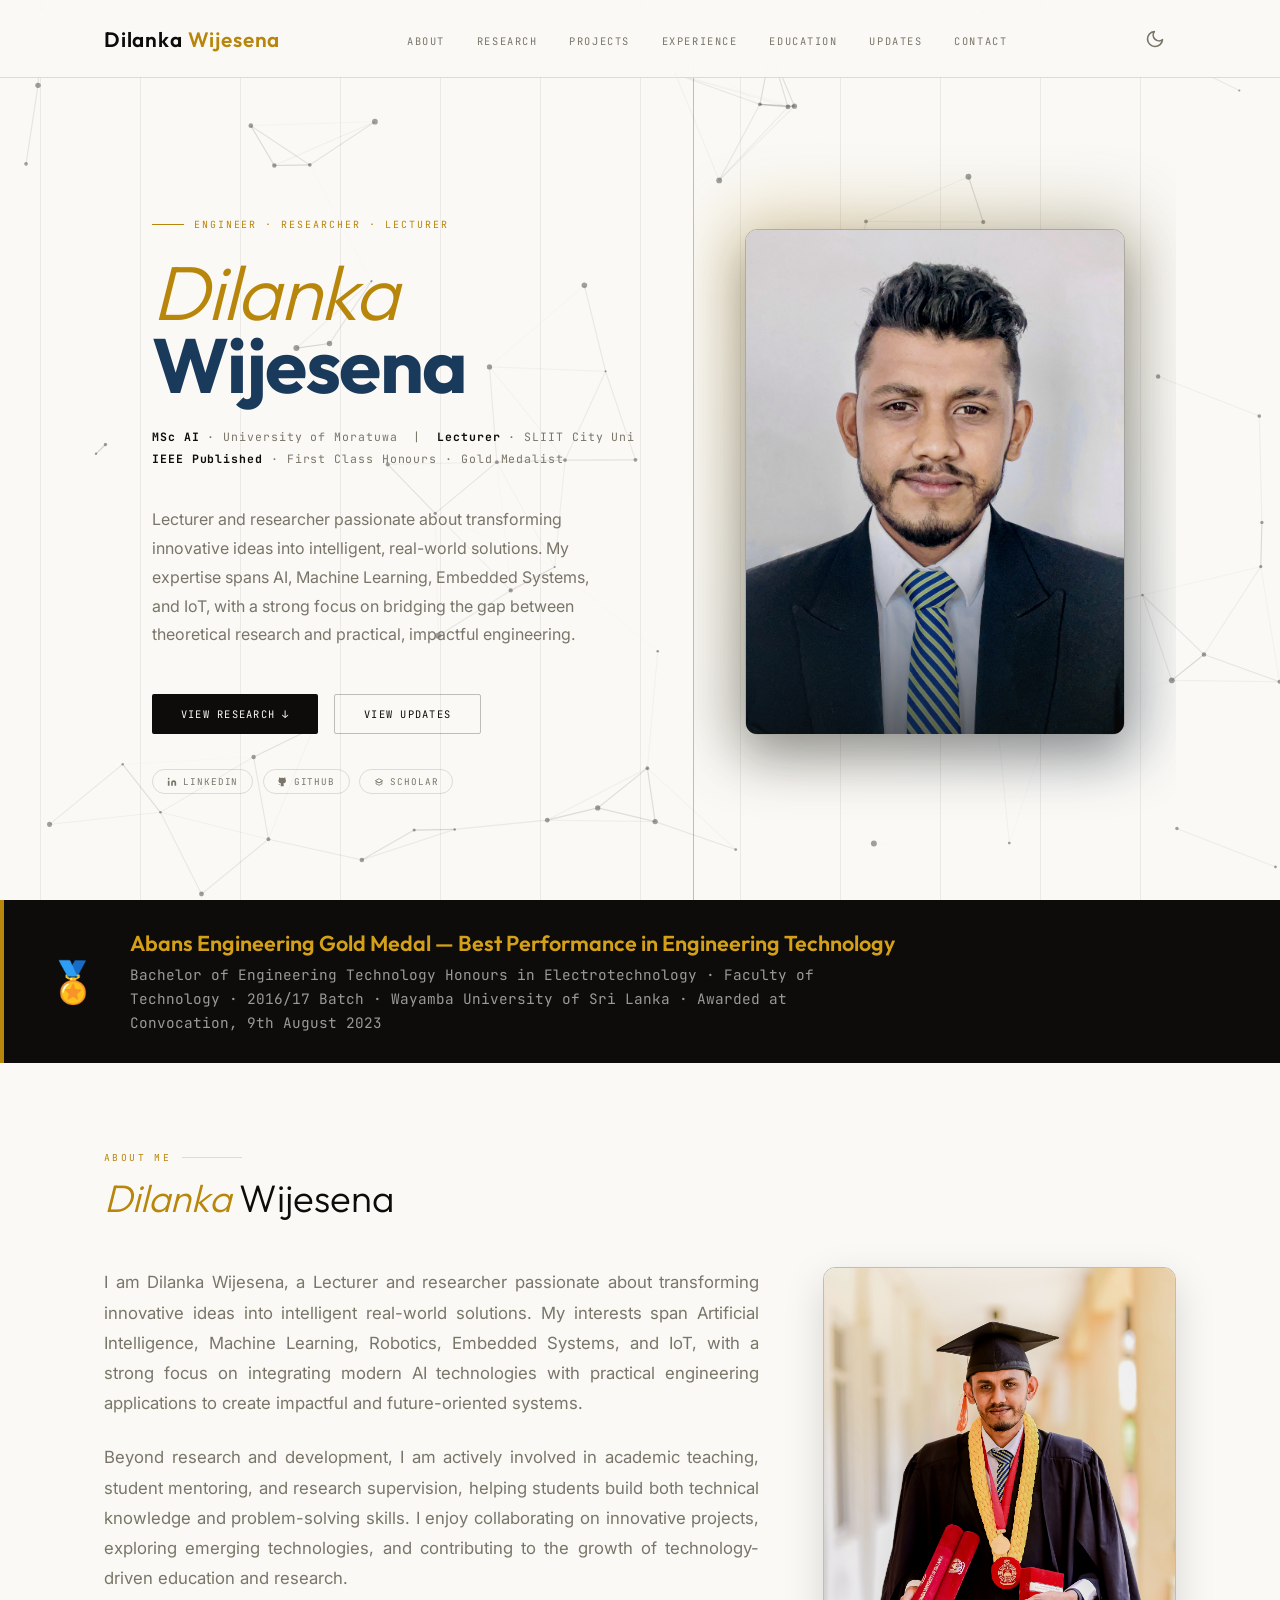
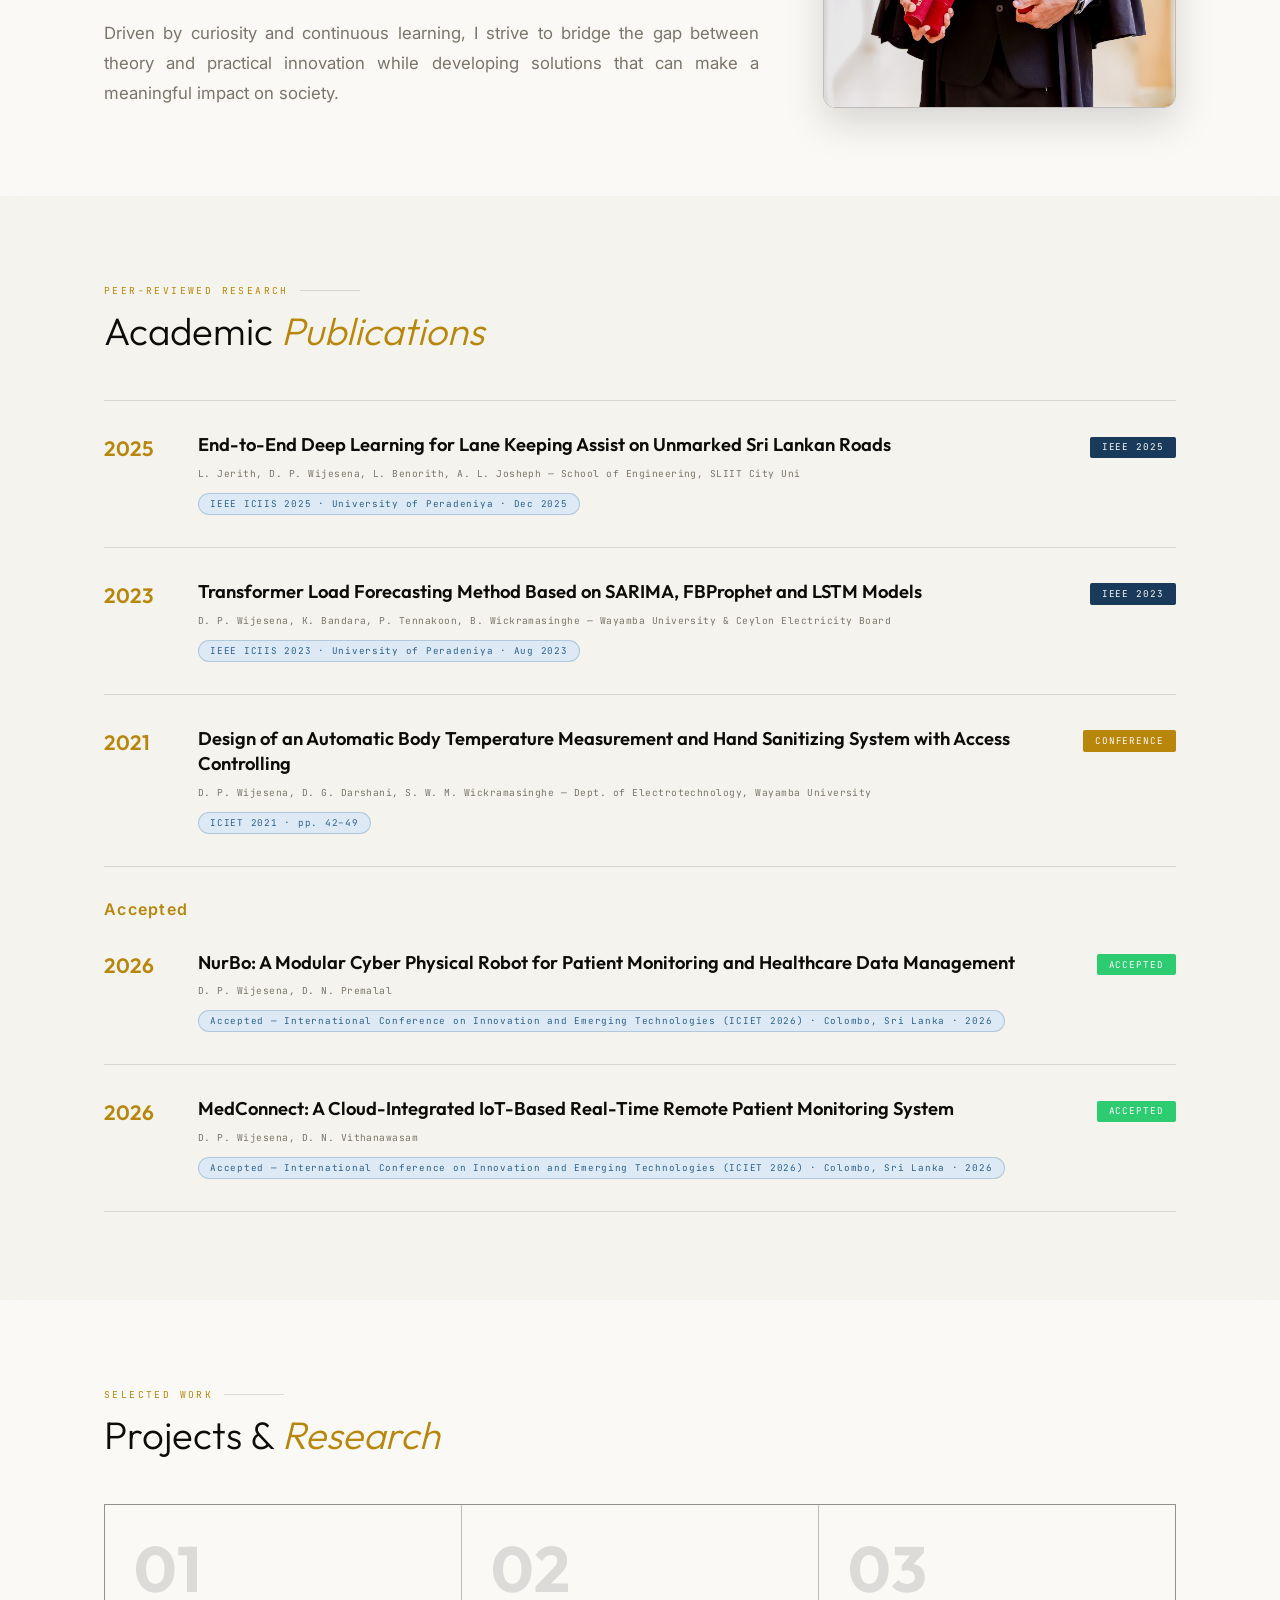
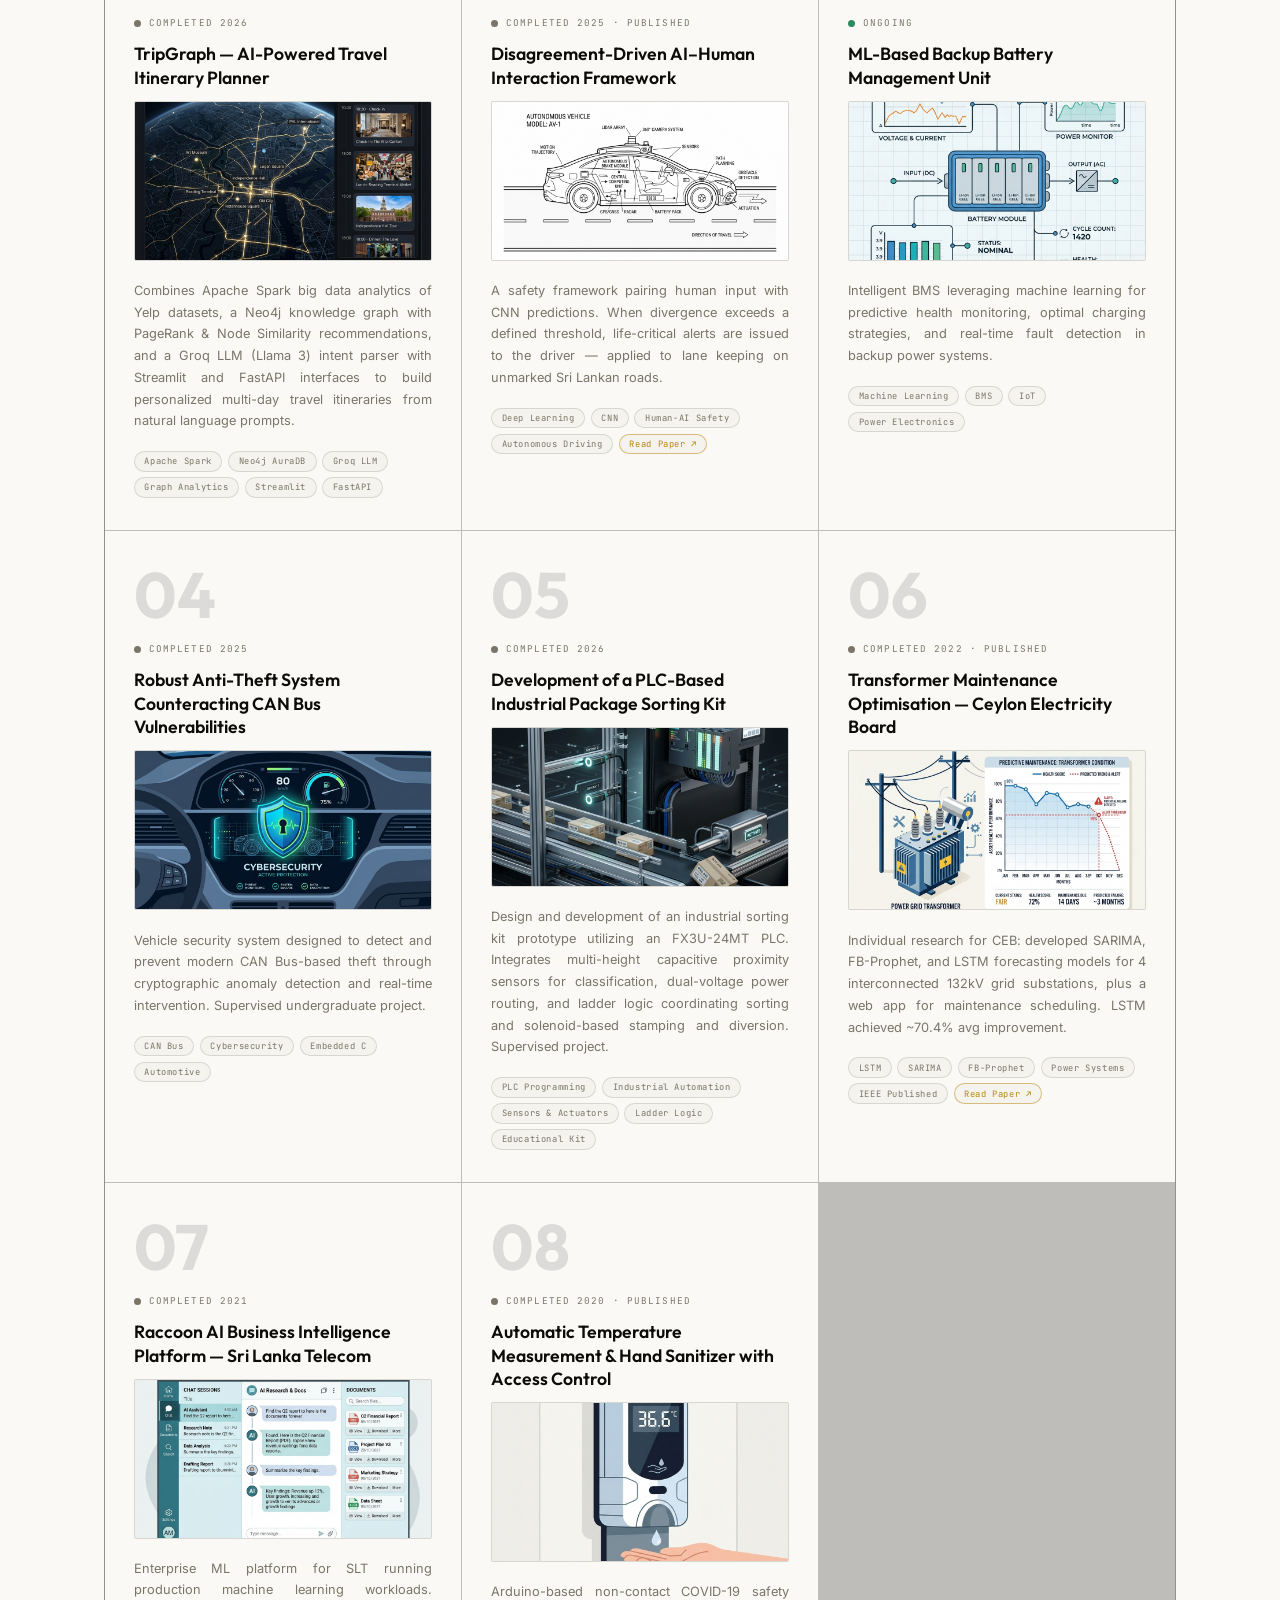
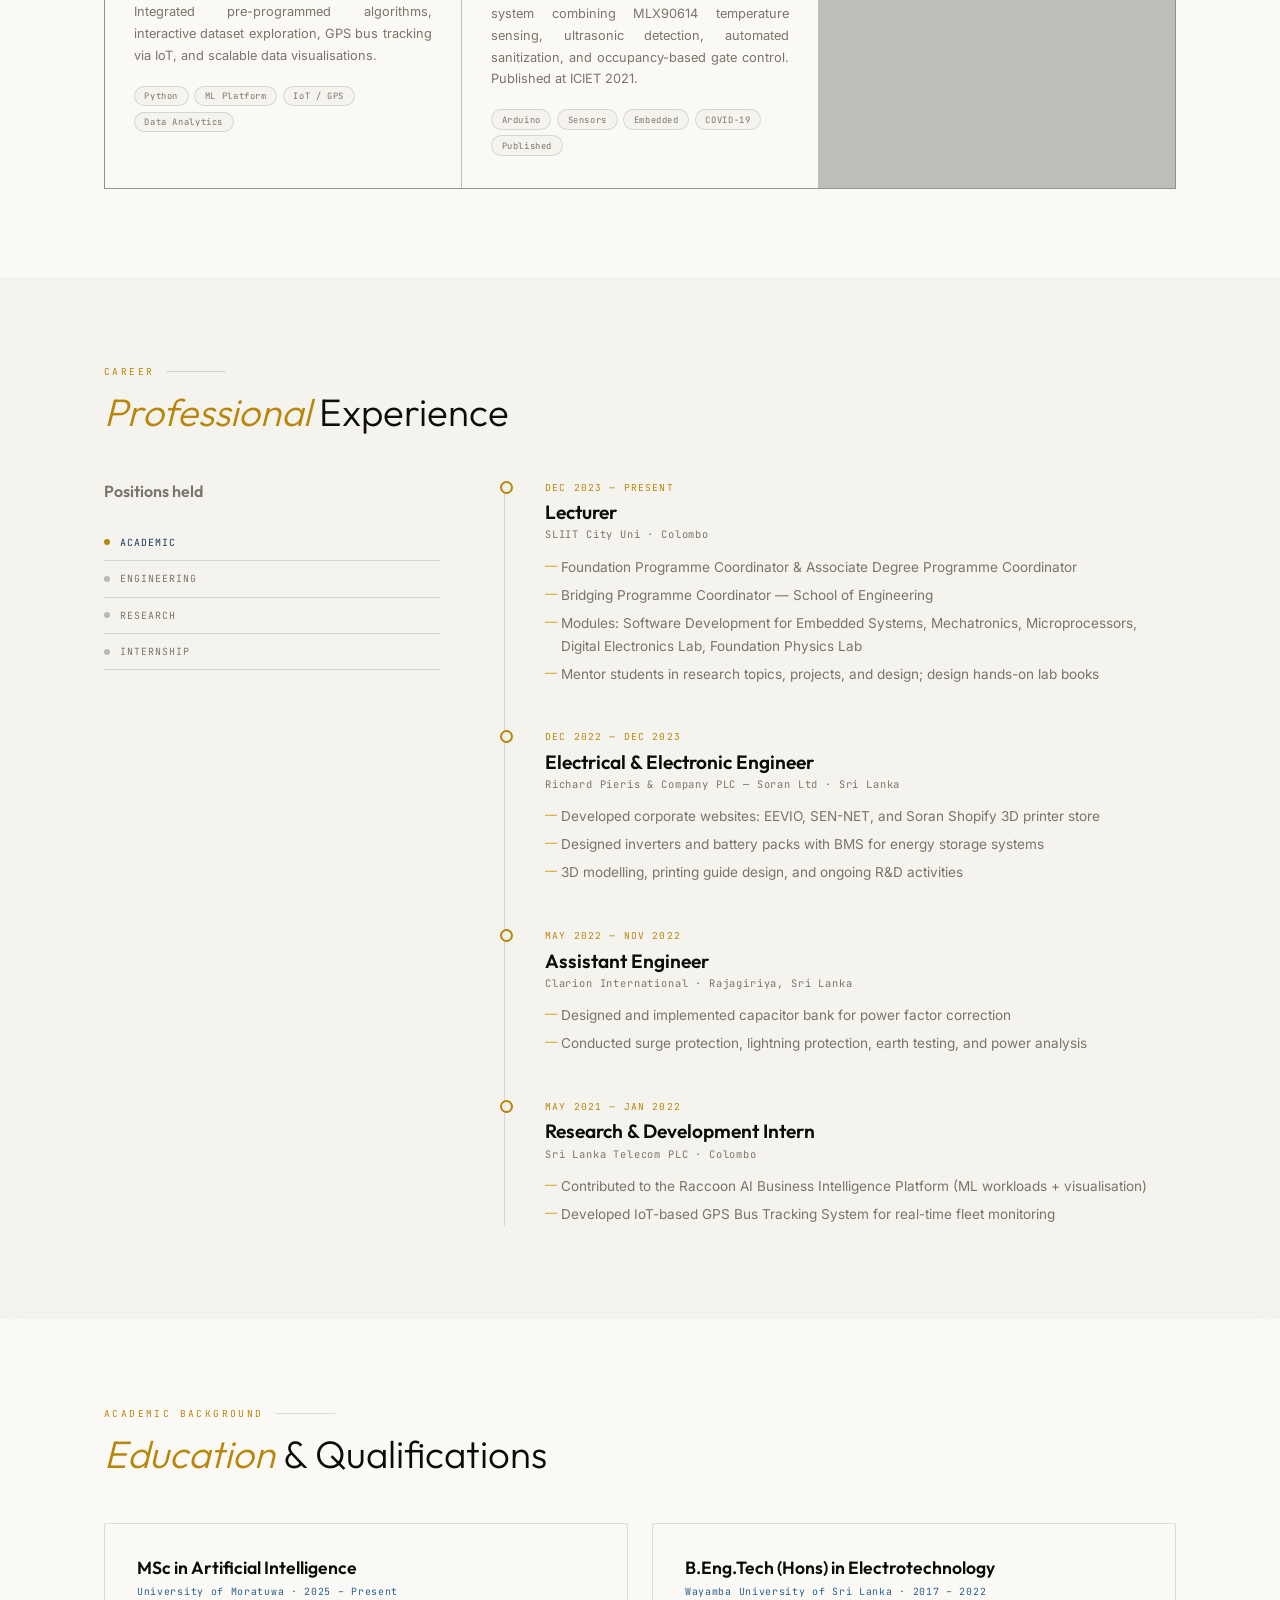
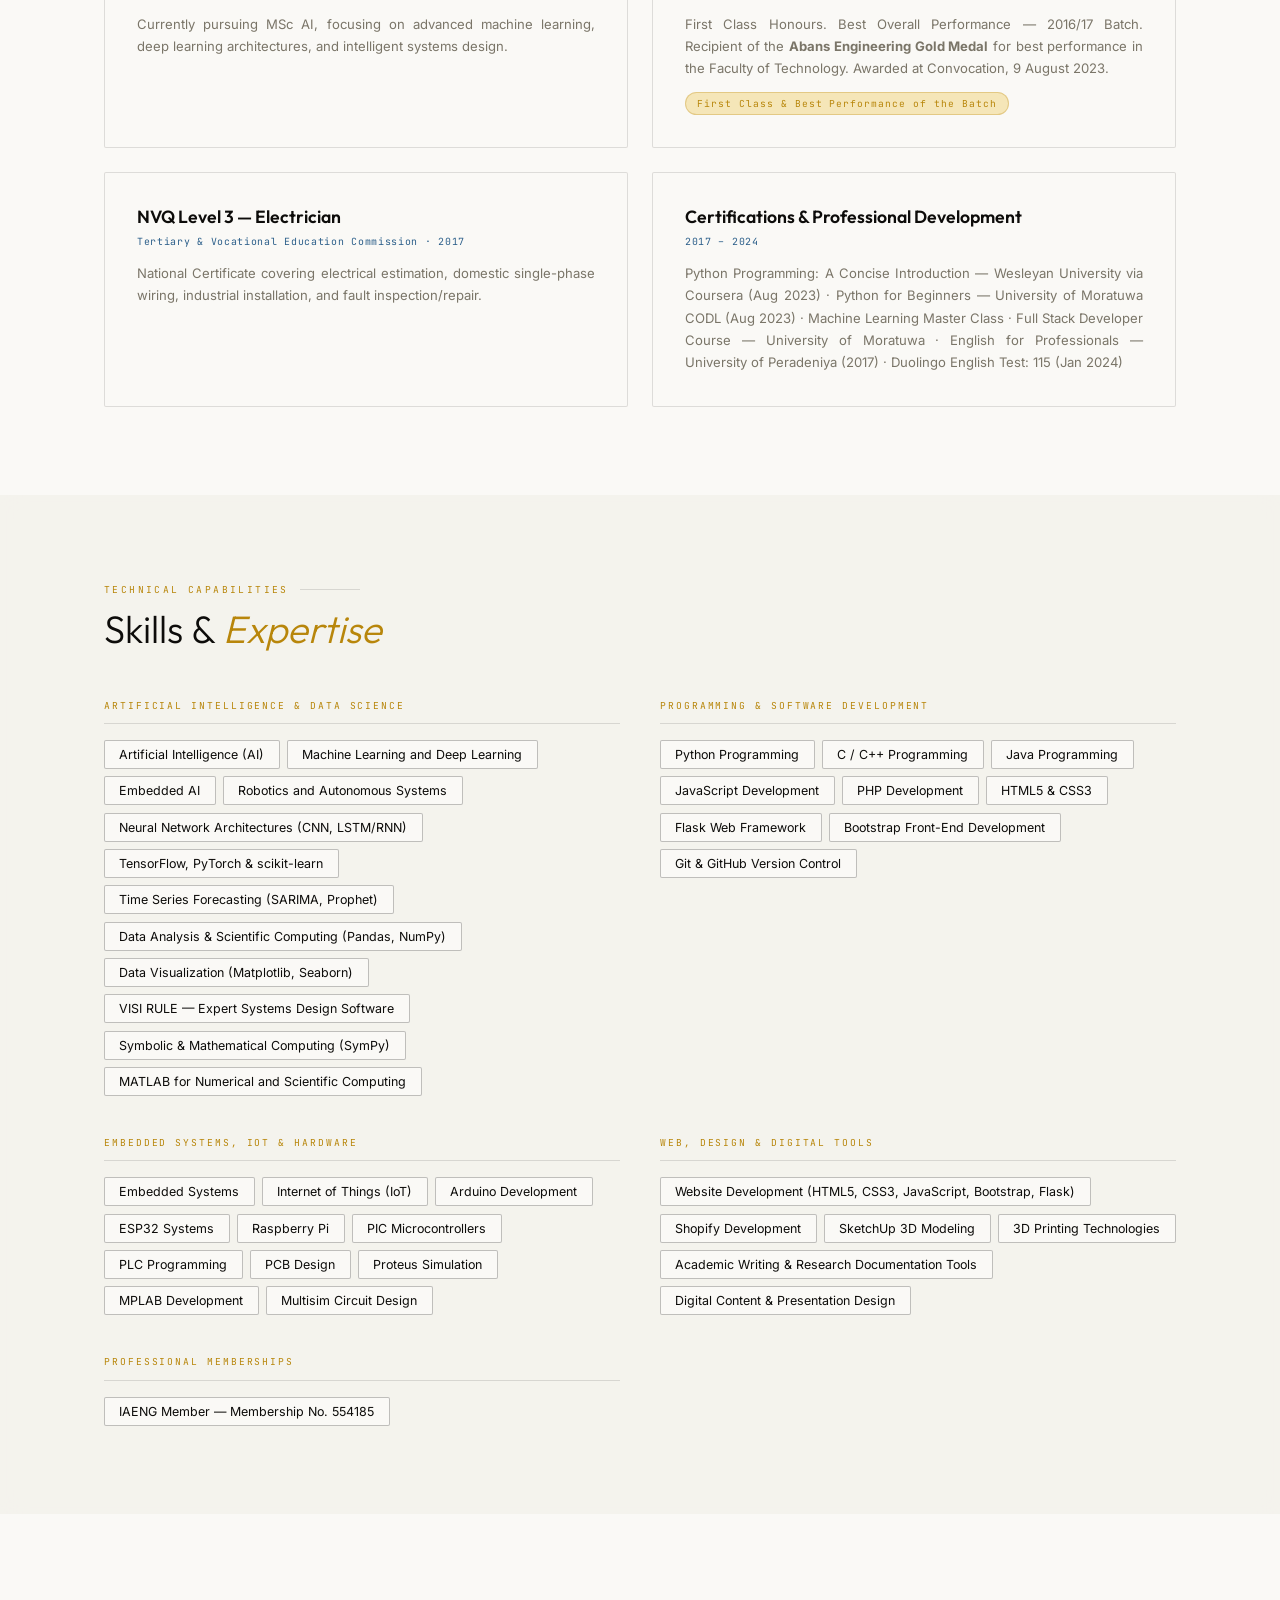
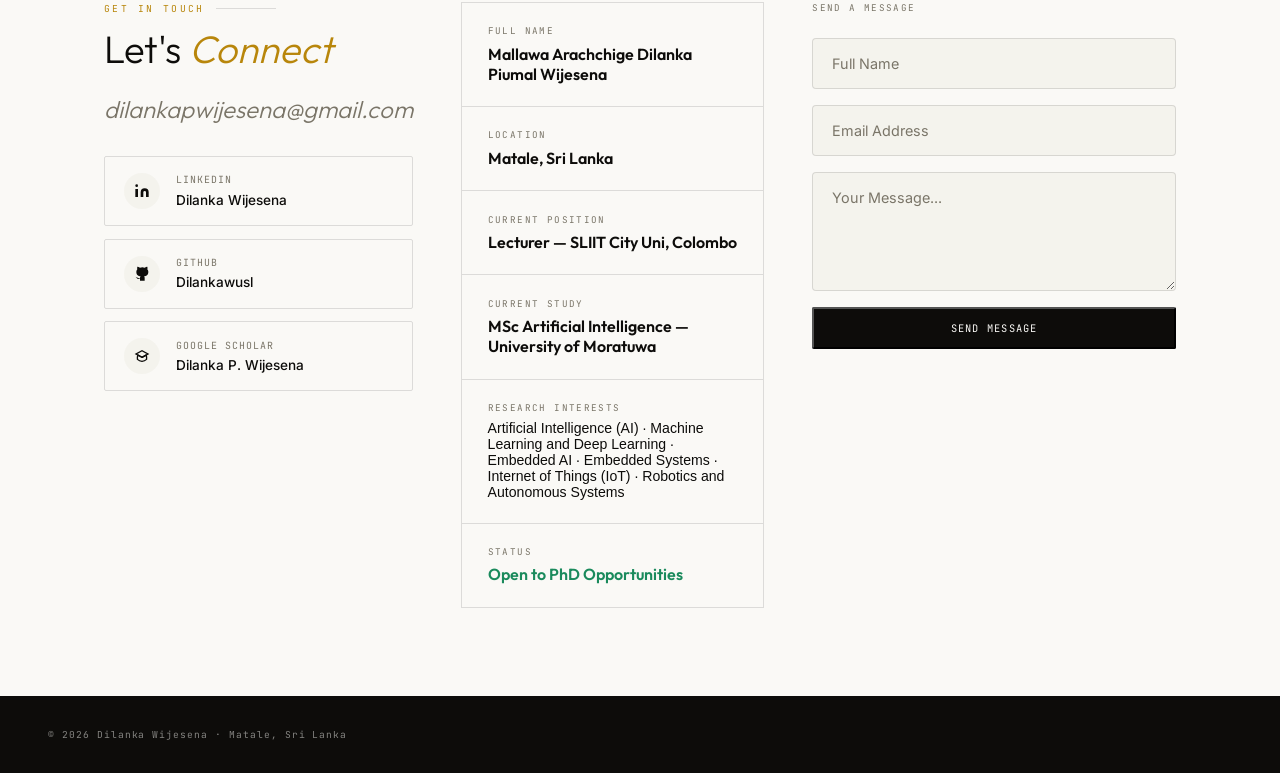
<file: index.html>
<!DOCTYPE html>
<html lang="en">

<head>
  <meta charset="UTF-8">
  <meta name="viewport" content="width=device-width, initial-scale=1.0">
  <title>Dilanka Wijesena | Engineer · Researcher · Lecturer</title>
  <link rel="preconnect" href="https://fonts.googleapis.com">
  <link rel="preconnect" href="https://fonts.gstatic.com" crossorigin>
  <link
    href="https://fonts.googleapis.com/css2?family=Inter:wght@300;400;500;600&family=JetBrains+Mono:wght@400;700&family=Outfit:wght@300;400;600;700&display=swap"
    rel="stylesheet">
  <link href="styles.css" rel="stylesheet">
</head>

<body>

  <!-- BACKGROUND CANVAS -->
  <canvas id="bg-canvas"></canvas>

  <!-- NAV -->
  <nav>
    <div class="container nav-inner">
      <a href="#" class="nav-logo">Dilanka <span>Wijesena</span></a>
      <ul class="nav-links">
        <li><a href="#about">About</a></li>
        <li><a href="#publications">Research</a></li>
        <li><a href="#projects">Projects</a></li>
        <li><a href="#experience">Experience</a></li>
        <li><a href="#education">Education</a></li>
        <li><a href="updates.html">Updates</a></li>
        <li><a href="#contact">Contact</a></li>
      </ul>
      <button id="theme-toggle" class="theme-btn" aria-label="Toggle Dark Mode">
        <svg class="sun-icon" width="20" height="20" viewBox="0 0 24 24" fill="none" stroke="currentColor"
          stroke-width="2" stroke-linecap="round" stroke-linejoin="round">
          <circle cx="12" cy="12" r="5"></circle>
          <line x1="12" y1="1" x2="12" y2="3"></line>
          <line x1="12" y1="21" x2="12" y2="23"></line>
          <line x1="4.22" y1="4.22" x2="5.64" y2="5.64"></line>
          <line x1="18.36" y1="18.36" x2="19.78" y2="19.78"></line>
          <line x1="1" y1="12" x2="3" y2="12"></line>
          <line x1="21" y1="12" x2="23" y2="12"></line>
          <line x1="4.22" y1="19.78" x2="5.64" y2="18.36"></line>
          <line x1="18.36" y1="5.64" x2="19.78" y2="4.22"></line>
        </svg>
        <svg class="moon-icon" width="20" height="20" viewBox="0 0 24 24" fill="none" stroke="currentColor"
          stroke-width="2" stroke-linecap="round" stroke-linejoin="round">
          <path d="M21 12.79A9 9 0 1 1 11.21 3 7 7 0 0 0 21 12.79z"></path>
        </svg>
      </button>
    </div>
  </nav>

  <!-- HERO -->
  <div class="hero container">
    <div class="hero-left">
      <div class="hero-eyebrow">
        <div class="hero-eyebrow-line"></div>
        Engineer · Researcher · Lecturer
      </div>
      <h1 class="hero-name">
        <em>Dilanka</em>
        <strong>Wijesena</strong>
      </h1>
      <p class="hero-tagline">
        <span>MSc AI</span> · University of Moratuwa &nbsp;|&nbsp;
        <span>Lecturer</span> · SLIIT City Uni<br>
        <span>IEEE Published</span> · First Class Honours · Gold Medalist
      </p>
      <p class="hero-desc">
        Lecturer and researcher passionate about transforming innovative ideas into intelligent, real-world solutions.
        My expertise spans AI, Machine Learning, Embedded Systems, and IoT, with a strong focus on bridging the gap
        between theoretical research and practical, impactful engineering.
      </p>
      <div class="hero-actions">
        <a href="#publications" class="btn-ink">View Research ↓</a>
        <a href="updates.html" class="btn-outline">View Updates</a>
      </div>
      <div class="hero-socials">
        <a href="https://www.linkedin.com/in/dilanka-wijesena-457183203" target="_blank" class="social-pill">
          <svg width="10" height="10" viewBox="0 0 24 24" fill="currentColor">
            <path d="M16 8a6 6 0 016 6v7h-4v-7a2 2 0 00-2-2 2 2 0 00-2 2v7h-4v-7a6 6 0 016-6zM2 9h4v12H2z" />
            <circle cx="4" cy="4" r="2" />
          </svg>
          LinkedIn
        </a>
        <a href="https://github.com/Dilankawusl" target="_blank" class="social-pill">
          <svg width="10" height="10" viewBox="0 0 24 24" fill="currentColor">
            <path
              d="M9 19c-5 1.5-5-2.5-7-3m14 6v-3.87a3.37 3.37 0 00-.94-2.61c3.14-.35 6.44-1.54 6.44-7A5.44 5.44 0 0020 4.77 5.07 5.07 0 0019.91 1S18.73.65 16 2.48a13.38 13.38 0 00-7 0C6.27.65 5.09 1 5.09 1A5.07 5.07 0 005 4.77a5.44 5.44 0 00-1.5 3.78c0 5.42 3.3 6.61 6.44 7A3.37 3.37 0 009 18.13V22" />
          </svg>
          GitHub
        </a>
        <a href="https://scholar.google.com/citations?user=a5Djx7QAAAAJ&hl=en&authuser=1" target="_blank"
          class="social-pill">
          <svg width="10" height="10" viewBox="0 0 24 24" fill="none" stroke="currentColor" stroke-width="2">
            <path d="M12 14l9-5-9-5-9 5 9 5z" />
            <path
              d="M12 14l6.16-3.422a12.083 12.083 0 01.665 6.479A11.952 11.952 0 0012 20.055a11.952 11.952 0 00-6.824-2.998 12.078 12.078 0 01.665-6.479L12 14z" />
          </svg>
          Scholar
        </a>
      </div>
    </div>

    <div class="hero-right">
      <div class="hero-photo-stack">
        <div class="photo-main">
          <img src="Dilanka.jpeg" alt="Dilanka Wijesena" onerror="this.parentElement.style.background='#e8e4da'">
        </div>
      </div>

    </div>
  </div>

  <!-- AWARD BANNER -->
  <div class="award-banner">
    <div class="award-icon">🏅</div>
    <div class="award-text">
      <strong>Abans Engineering Gold Medal — Best Performance in Engineering Technology</strong>
      <span>Bachelor of Engineering Technology Honours in Electrotechnology · Faculty of Technology · 2016/17 Batch · Wayamba University of Sri Lanka · Awarded at Convocation, 9th August 2023</span>
    </div>
  </div>

  <!-- ABOUT -->
  <section id="about">
    <div class="container">
      <div class="s-label reveal">About Me</div>
      <h2 class="s-title reveal"><em>Dilanka</em> Wijesena</h2>

      <div class="about-grid">
        <div class="about-content reveal reveal-delay-1">
          <p class="about-text">
            I am Dilanka Wijesena, a Lecturer and researcher passionate about transforming innovative ideas into
            intelligent real-world solutions. My interests span Artificial Intelligence, Machine Learning, Robotics,
            Embedded Systems, and IoT, with a strong focus on integrating modern AI technologies with practical
            engineering applications to create impactful and future-oriented systems.
          </p>
          <p class="about-text">
            Beyond research and development, I am actively involved in academic teaching, student mentoring, and
            research supervision, helping students build both technical knowledge and problem-solving skills. I enjoy
            collaborating on innovative projects, exploring emerging technologies, and contributing to the growth of
            technology-driven education and research.
          </p>
          <p class="about-text">
            Driven by curiosity and continuous learning, I strive to bridge the gap between theory and practical
            innovation while developing solutions that can make a meaningful impact on society.
          </p>
        </div>

        <div class="about-image-wrap reveal reveal-delay-2">
          <img src="RUW_3922.jpg" alt="Dilanka Wijesena Graduation">
        </div>
      </div>
    </div>
  </section>

  <!-- PUBLICATIONS -->
  <section id="publications">
    <div class="container">
      <div class="s-label reveal">Peer-Reviewed Research</div>
      <h2 class="s-title reveal">Academic <em>Publications</em></h2>
      <div class="pub-list">

        <div class="pub-item reveal">
          <div class="pub-year">2025</div>
          <div>
            <a href="https://ieeexplore.ieee.org/abstract/document/11450612" target="_blank"
              class="pub-title">End-to-End Deep Learning for Lane Keeping Assist on Unmarked Sri Lankan Roads</a>
            <div class="pub-authors">L. Jerith, D. P. Wijesena, L. Benorith, A. L. Josheph — School of Engineering,
              SLIIT City Uni</div>
            <span class="pub-venue-tag">IEEE ICIIS 2025 · University of Peradeniya · Dec 2025</span>
          </div>
          <span class="pub-badge badge-ieee">IEEE 2025</span>
        </div>

        <div class="pub-item reveal reveal-delay-1">
          <div class="pub-year">2023</div>
          <div>
            <a href="https://ieeexplore.ieee.org/document/10253519" target="_blank"
              class="pub-title">Transformer Load Forecasting Method Based on SARIMA, FBProphet and LSTM Models</a>
            <div class="pub-authors">D. P. Wijesena, K. Bandara, P. Tennakoon, B. Wickramasinghe — Wayamba University &
              Ceylon Electricity Board</div>
            <span class="pub-venue-tag">IEEE ICIIS 2023 · University of Peradeniya · Aug 2023</span>
          </div>
          <span class="pub-badge badge-ieee">IEEE 2023</span>
        </div>

        <div class="pub-item reveal reveal-delay-2">
          <div class="pub-year">2021</div>
          <div>
            <a href="https://scholar.google.com/citations?user=a5Djx7QAAAAJ&hl=en&authuser=1" target="_blank"
              class="pub-title">Design of an Automatic Body Temperature Measurement and Hand Sanitizing System with
              Access Controlling</a>
            <div class="pub-authors">D. P. Wijesena, D. G. Darshani, S. W. M. Wickramasinghe — Dept. of
              Electrotechnology, Wayamba University</div>
            <span class="pub-venue-tag">ICIET 2021 · pp. 42–49</span>
          </div>
          <span class="pub-badge badge-conf">Conference</span>
        </div>

        <div class="pub-subheading reveal reveal-delay-3" style="margin-top: 2rem; font-size: 1rem; font-weight: 600; letter-spacing: 0.08em; color: var(--gold);">Accepted</div>

        <div class="pub-item reveal">
          <div class="pub-year">2026</div>
          <div>
            <span class="pub-title">NurBo: A Modular Cyber Physical Robot for Patient Monitoring and Healthcare Data Management</span>
            <div class="pub-authors">D. P. Wijesena, D. N. Premalal</div>
            <span class="pub-venue-tag">Accepted — International Conference on Innovation and Emerging Technologies (ICIET 2026) · Colombo, Sri Lanka · 2026</span>
          </div>
          <span class="pub-badge" style="background:#2ecc71; color:#fff;">Accepted</span>
        </div>

        <div class="pub-item reveal reveal-delay-1">
          <div class="pub-year">2026</div>
          <div>
            <span class="pub-title">MedConnect: A Cloud-Integrated IoT-Based Real-Time Remote Patient Monitoring System</span>
            <div class="pub-authors">D. P. Wijesena, D. N. Vithanawasam</div>
            <span class="pub-venue-tag">Accepted — International Conference on Innovation and Emerging Technologies (ICIET 2026) · Colombo, Sri Lanka · 2026</span>
          </div>
          <span class="pub-badge" style="background:#2ecc71; color:#fff;">Accepted</span>
        </div>

      </div>
    </div>
  </section>

  <!-- PROJECTS -->
  <section id="projects">
    <div class="container">
      <div class="s-label reveal">Selected Work</div>
      <h2 class="s-title reveal">Projects & <em>Research</em></h2>
      <div class="projects-masonry">

        <div class="proj-card reveal">
          <div class="proj-num">01</div>
          <div class="proj-status">
            <div class="proj-status-dot dot-done"></div>
            <span class="proj-status-text">Completed 2026</span>
          </div>
          <h3 class="proj-title">TripGraph — AI-Powered Travel Itinerary Planner</h3>
          <div class="proj-img-wrap">
            <img src="assets/tripgraph.png" alt="TripGraph — AI-Powered Travel Itinerary Planner">
          </div>
          <p class="proj-desc">Combines Apache Spark big data analytics of Yelp datasets, a Neo4j knowledge graph with PageRank & Node Similarity recommendations, and a Groq LLM (Llama 3) intent parser with Streamlit and FastAPI interfaces to build personalized multi-day travel itineraries from natural language prompts.</p>
          <div class="proj-tags">
            <span class="proj-tag">Apache Spark</span>
            <span class="proj-tag">Neo4j AuraDB</span>
            <span class="proj-tag">Groq LLM</span>
            <span class="proj-tag">Graph Analytics</span>
            <span class="proj-tag">Streamlit</span>
            <span class="proj-tag">FastAPI</span>
          </div>
        </div>

        <div class="proj-card reveal reveal-delay-1">
          <div class="proj-num">02</div>
          <div class="proj-status">
            <div class="proj-status-dot dot-done"></div>
            <span class="proj-status-text">Completed 2025 · Published</span>
          </div>
          <h3 class="proj-title"><a href="https://ieeexplore.ieee.org/abstract/document/11450612" target="_blank" style="text-decoration:none; color:inherit;">Disagreement-Driven AI–Human Interaction Framework</a></h3>
          <div class="proj-img-wrap">
            <img src="assets/proj1.png" alt="Disagreement-Driven AI–Human Interaction Framework">
          </div>
          <p class="proj-desc">A safety framework pairing human input with CNN predictions. When divergence exceeds a
            defined threshold, life-critical alerts are issued to the driver — applied to lane keeping on unmarked Sri
            Lankan roads.</p>
          <div class="proj-tags">
            <span class="proj-tag">Deep Learning</span>
            <span class="proj-tag">CNN</span>
            <span class="proj-tag">Human-AI Safety</span>
            <span class="proj-tag">Autonomous Driving</span>
            <a href="https://ieeexplore.ieee.org/abstract/document/11450612" target="_blank" class="proj-tag" style="color:var(--gold); border-color:rgba(184,134,11,0.5); text-decoration:none;">Read Paper ↗</a>
          </div>
        </div>

        <div class="proj-card reveal reveal-delay-2">
          <div class="proj-num">03</div>
          <div class="proj-status">
            <div class="proj-status-dot" style="background:#2c8a5f"></div>
            <span class="proj-status-text">Ongoing</span>
          </div>
          <h3 class="proj-title">ML-Based Backup Battery Management Unit</h3>
          <div class="proj-img-wrap">
            <img src="assets/proj2.png" alt="ML-Based Backup Battery Management Unit">
          </div>
          <p class="proj-desc">Intelligent BMS leveraging machine learning for predictive health monitoring, optimal
            charging strategies, and real-time fault detection in backup power systems.</p>
          <div class="proj-tags">
            <span class="proj-tag">Machine Learning</span>
            <span class="proj-tag">BMS</span>
            <span class="proj-tag">IoT</span>
            <span class="proj-tag">Power Electronics</span>
          </div>
        </div>

        <div class="proj-card reveal">
          <div class="proj-num">04</div>
          <div class="proj-status">
            <div class="proj-status-dot dot-done"></div>
            <span class="proj-status-text">Completed 2025</span>
          </div>
          <h3 class="proj-title">Robust Anti-Theft System Counteracting CAN Bus Vulnerabilities</h3>
          <div class="proj-img-wrap">
            <img src="assets/proj3.png" alt="Robust Anti-Theft System Counteracting CAN Bus Vulnerabilities">
          </div>
          <p class="proj-desc">Vehicle security system designed to detect and prevent modern CAN Bus-based theft through
            cryptographic anomaly detection and real-time intervention. Supervised undergraduate project.</p>
          <div class="proj-tags">
            <span class="proj-tag">CAN Bus</span>
            <span class="proj-tag">Cybersecurity</span>
            <span class="proj-tag">Embedded C</span>
            <span class="proj-tag">Automotive</span>
          </div>
        </div>

        <div class="proj-card reveal reveal-delay-1">
          <div class="proj-num">05</div>
          <div class="proj-status">
            <div class="proj-status-dot dot-done"></div>
            <span class="proj-status-text">Completed 2026</span>
          </div>
          <h3 class="proj-title">Development of a PLC-Based Industrial Package Sorting Kit</h3>
          <div class="proj-img-wrap">
            <img src="assets/proj7.png" alt="Development of a PLC-Based Industrial Package Sorting Kit for Educational Applications">
          </div>
          <p class="proj-desc">Design and development of an industrial sorting kit prototype utilizing an FX3U-24MT PLC. Integrates multi-height capacitive proximity sensors for classification, dual-voltage power routing, and ladder logic coordinating sorting and solenoid-based stamping and diversion. Supervised project.</p>
          <div class="proj-tags">
            <span class="proj-tag">PLC Programming</span>
            <span class="proj-tag">Industrial Automation</span>
            <span class="proj-tag">Sensors & Actuators</span>
            <span class="proj-tag">Ladder Logic</span>
            <span class="proj-tag">Educational Kit</span>
          </div>
        </div>

        <div class="proj-card reveal reveal-delay-2">
          <div class="proj-num">06</div>
          <div class="proj-status">
            <div class="proj-status-dot dot-done"></div>
            <span class="proj-status-text">Completed 2022 · Published</span>
          </div>
          <h3 class="proj-title"><a href="https://ieeexplore.ieee.org/document/10253519" target="_blank" style="text-decoration:none; color:inherit;">Transformer Maintenance Optimisation — Ceylon Electricity Board</a></h3>
          <div class="proj-img-wrap">
            <img src="assets/proj4.png" alt="Transformer Maintenance Optimisation — Ceylon Electricity Board">
          </div>
          <p class="proj-desc">Individual research for CEB: developed SARIMA, FB-Prophet, and LSTM forecasting models
            for 4 interconnected 132kV grid substations, plus a web app for maintenance scheduling. LSTM achieved ~70.4%
            avg improvement.</p>
          <div class="proj-tags">
            <span class="proj-tag">LSTM</span>
            <span class="proj-tag">SARIMA</span>
            <span class="proj-tag">FB-Prophet</span>
            <span class="proj-tag">Power Systems</span>
            <span class="proj-tag">IEEE Published</span>
            <a href="https://ieeexplore.ieee.org/document/10253519" target="_blank" class="proj-tag" style="color:var(--gold); border-color:rgba(184,134,11,0.5); text-decoration:none;">Read Paper ↗</a>
          </div>
        </div>

        <div class="proj-card reveal">
          <div class="proj-num">07</div>
          <div class="proj-status">
            <div class="proj-status-dot dot-done"></div>
            <span class="proj-status-text">Completed 2021</span>
          </div>
          <h3 class="proj-title">Raccoon AI Business Intelligence Platform — Sri Lanka Telecom</h3>
          <div class="proj-img-wrap">
            <img src="assets/proj5.png" alt="Raccoon AI Business Intelligence Platform — Sri Lanka Telecom">
          </div>
          <p class="proj-desc">Enterprise ML platform for SLT running production machine learning workloads. Integrated
            pre-programmed algorithms, interactive dataset exploration, GPS bus tracking via IoT, and scalable data
            visualisations.</p>
          <div class="proj-tags">
            <span class="proj-tag">Python</span>
            <span class="proj-tag">ML Platform</span>
            <span class="proj-tag">IoT / GPS</span>
            <span class="proj-tag">Data Analytics</span>
          </div>
        </div>

        <div class="proj-card reveal reveal-delay-1">
          <div class="proj-num">08</div>
          <div class="proj-status">
            <div class="proj-status-dot dot-done"></div>
            <span class="proj-status-text">Completed 2020 · Published</span>
          </div>
          <h3 class="proj-title">Automatic Temperature Measurement & Hand Sanitizer with Access Control</h3>
          <div class="proj-img-wrap">
            <img src="assets/proj6.png" alt="Automatic Temperature Measurement & Hand Sanitizer with Access Control">
          </div>
          <p class="proj-desc">Arduino-based non-contact COVID-19 safety system combining MLX90614 temperature sensing,
            ultrasonic detection, automated sanitization, and occupancy-based gate control. Published at ICIET 2021.</p>
          <div class="proj-tags">
            <span class="proj-tag">Arduino</span>
            <span class="proj-tag">Sensors</span>
            <span class="proj-tag">Embedded</span>
            <span class="proj-tag">COVID-19</span>
            <span class="proj-tag">Published</span>
          </div>
        </div>

      </div>
    </div>
  </section>

  <!-- EXPERIENCE -->
  <section id="experience">
    <div class="container">
      <div class="s-label reveal">Career</div>
      <h2 class="s-title reveal"><em>Professional</em> Experience</h2>
      <div class="exp-grid">
        <div class="exp-sidebar reveal">
          <p class="exp-sidebar-title">Positions held</p>
          <ul class="exp-filter">
            <li class="active">Academic</li>
            <li>Engineering</li>
            <li>Research</li>
            <li>Internship</li>
          </ul>
        </div>
        <div class="exp-timeline">
          <div class="exp-item reveal">
            <div class="exp-period">Dec 2023 — Present</div>
            <div class="exp-role">Lecturer</div>
            <div class="exp-org">SLIIT City Uni · Colombo</div>
            <ul class="exp-bullets">
              <li>Foundation Programme Coordinator & Associate Degree Programme Coordinator</li>
              <li>Bridging Programme Coordinator — School of Engineering</li>
              <li>Modules: Software Development for Embedded Systems, Mechatronics, Microprocessors, Digital Electronics
                Lab, Foundation Physics Lab</li>
              <li>Mentor students in research topics, projects, and design; design hands-on lab books</li>
            </ul>
          </div>
          <div class="exp-item reveal reveal-delay-1">
            <div class="exp-period">Dec 2022 — Dec 2023</div>
            <div class="exp-role">Electrical & Electronic Engineer</div>
            <div class="exp-org">Richard Pieris & Company PLC — Soran Ltd · Sri Lanka</div>
            <ul class="exp-bullets">
              <li>Developed corporate websites: EEVIO, SEN-NET, and Soran Shopify 3D printer store</li>
              <li>Designed inverters and battery packs with BMS for energy storage systems</li>
              <li>3D modelling, printing guide design, and ongoing R&D activities</li>
            </ul>
          </div>
          <div class="exp-item reveal reveal-delay-2">
            <div class="exp-period">May 2022 — Nov 2022</div>
            <div class="exp-role">Assistant Engineer</div>
            <div class="exp-org">Clarion International · Rajagiriya, Sri Lanka</div>
            <ul class="exp-bullets">
              <li>Designed and implemented capacitor bank for power factor correction</li>
              <li>Conducted surge protection, lightning protection, earth testing, and power analysis</li>
            </ul>
          </div>
          <div class="exp-item reveal">
            <div class="exp-period">May 2021 — Jan 2022</div>
            <div class="exp-role">Research & Development Intern</div>
            <div class="exp-org">Sri Lanka Telecom PLC · Colombo</div>
            <ul class="exp-bullets">
              <li>Contributed to the Raccoon AI Business Intelligence Platform (ML workloads + visualisation)</li>
              <li>Developed IoT-based GPS Bus Tracking System for real-time fleet monitoring</li>
            </ul>
          </div>
        </div>
      </div>
    </div>
  </section>

  <!-- EDUCATION -->
  <section id="education">
    <div class="container">
      <div class="s-label reveal">Academic Background</div>
      <h2 class="s-title reveal"><em>Education</em> & Qualifications</h2>
      <div class="edu-cards">
        <div class="edu-card reveal">
          <div class="edu-degree">MSc in Artificial Intelligence</div>
          <div class="edu-uni">University of Moratuwa · 2025 – Present</div>
          <div class="edu-detail">Currently pursuing MSc AI, focusing on advanced machine learning, deep learning
            architectures, and intelligent systems design.</div>
        </div>
        <div class="edu-card reveal reveal-delay-1">
          <div class="edu-degree">B.Eng.Tech (Hons) in Electrotechnology</div>
          <div class="edu-uni">Wayamba University of Sri Lanka · 2017 – 2022</div>
          <div class="edu-detail">First Class Honours. Best Overall Performance — 2016/17 Batch. Recipient of the
            <strong>Abans Engineering Gold Medal</strong> for best performance in the Faculty of Technology. Awarded at
            Convocation, 9 August 2023.
          </div>
          <span class="gpa-pill">First Class & Best Performance of the Batch</span>
        </div>
        <div class="edu-card reveal reveal-delay-2">
          <div class="edu-degree">NVQ Level 3 — Electrician</div>
          <div class="edu-uni">Tertiary & Vocational Education Commission · 2017</div>
          <div class="edu-detail">National Certificate covering electrical estimation, domestic single-phase wiring,
            industrial installation, and fault inspection/repair.</div>
        </div>
        <div class="edu-card reveal reveal-delay-3">
          <div class="edu-degree">Certifications & Professional Development</div>
          <div class="edu-uni">2017 – 2024</div>
          <div class="edu-detail">
            Python Programming: A Concise Introduction — Wesleyan University via Coursera (Aug 2023) ·
            Python for Beginners — University of Moratuwa CODL (Aug 2023) ·
            Machine Learning Master Class ·
            Full Stack Developer Course — University of Moratuwa ·
            English for Professionals — University of Peradeniya (2017) ·
            Duolingo English Test: 115 (Jan 2024)
          </div>
        </div>
      </div>
    </div>
  </section>

  <!-- SKILLS -->
  <section id="skills">
    <div class="container">
      <div class="s-label reveal">Technical Capabilities</div>
      <h2 class="s-title reveal">Skills & <em>Expertise</em></h2>
      <div class="skills-wrapper">
        <div class="skill-block reveal">
          <div class="skill-block-title">Artificial Intelligence & Data Science</div>
          <div class="skill-cloud">
            <span class="skill-chip">Artificial Intelligence (AI)</span>
            <span class="skill-chip">Machine Learning and Deep Learning</span>
            <span class="skill-chip">Embedded AI</span>
            <span class="skill-chip">Robotics and Autonomous Systems</span>
            <span class="skill-chip">Neural Network Architectures (CNN, LSTM/RNN)</span>
            <span class="skill-chip">TensorFlow, PyTorch & scikit-learn</span>
            <span class="skill-chip">Time Series Forecasting (SARIMA, Prophet)</span>
            <span class="skill-chip">Data Analysis & Scientific Computing (Pandas, NumPy)</span>
            <span class="skill-chip">Data Visualization (Matplotlib, Seaborn)</span>
            <span class="skill-chip">VISI RULE — Expert Systems Design Software</span>
            <span class="skill-chip">Symbolic & Mathematical Computing (SymPy)</span>
            <span class="skill-chip">MATLAB for Numerical and Scientific Computing</span>
          </div>
        </div>
        <div class="skill-block reveal reveal-delay-1">
          <div class="skill-block-title">Programming & Software Development</div>
          <div class="skill-cloud">
            <span class="skill-chip">Python Programming</span>
            <span class="skill-chip">C / C++ Programming</span>
            <span class="skill-chip">Java Programming</span>
            <span class="skill-chip">JavaScript Development</span>
            <span class="skill-chip">PHP Development</span>
            <span class="skill-chip">HTML5 & CSS3</span>
            <span class="skill-chip">Flask Web Framework</span>
            <span class="skill-chip">Bootstrap Front-End Development</span>
            <span class="skill-chip">Git & GitHub Version Control</span>
          </div>
        </div>
        <div class="skill-block reveal reveal-delay-2">
          <div class="skill-block-title">Embedded Systems, IoT & Hardware</div>
          <div class="skill-cloud">
            <span class="skill-chip">Embedded Systems</span>
            <span class="skill-chip">Internet of Things (IoT)</span>
            <span class="skill-chip">Arduino Development</span>
            <span class="skill-chip">ESP32 Systems</span>
            <span class="skill-chip">Raspberry Pi</span>
            <span class="skill-chip">PIC Microcontrollers</span>
            <span class="skill-chip">PLC Programming</span>
            <span class="skill-chip">PCB Design</span>
            <span class="skill-chip">Proteus Simulation</span>
            <span class="skill-chip">MPLAB Development</span>
            <span class="skill-chip">Multisim Circuit Design</span>
          </div>
        </div>
        <div class="skill-block reveal reveal-delay-3">
          <div class="skill-block-title">Web, Design & Digital Tools</div>
          <div class="skill-cloud">
            <span class="skill-chip">Website Development (HTML5, CSS3, JavaScript, Bootstrap, Flask)</span>
            <span class="skill-chip">Shopify Development</span>
            <span class="skill-chip">SketchUp 3D Modeling</span>
            <span class="skill-chip">3D Printing Technologies</span>
        
            <span class="skill-chip">Academic Writing & Research Documentation Tools</span>
            <span class="skill-chip">Digital Content & Presentation Design</span>
          </div>
        </div>

        <div class="skill-block reveal reveal-delay-4">
          <div class="skill-block-title">Professional Memberships</div>
          <div class="skill-cloud">
            <span class="skill-chip">IAENG Member — Membership No. 554185</span>
          </div>
        </div>
      </div>
    </div>
  </section>

  <!-- CONTACT -->
  <section id="contact">
    <div class="container">
      <div class="contact-inner">
        <div class="contact-left reveal">
          <div class="s-label">Get in Touch</div>
          <h2 class="s-title">Let's <em>Connect</em></h2>
          <a href="mailto:dilankapwijesena@gmail.com" class="contact-email-link">dilankapwijesena@gmail.com</a>
          <div class="contact-links">
            <a href="https://www.linkedin.com/in/dilanka-wijesena-457183203" target="_blank" class="contact-row">
              <div class="contact-row-icon">
                <svg width="16" height="16" viewBox="0 0 24 24" fill="currentColor">
                  <path d="M16 8a6 6 0 016 6v7h-4v-7a2 2 0 00-2-2 2 2 0 00-2 2v7h-4v-7a6 6 0 016-6zM2 9h4v12H2z" />
                  <circle cx="4" cy="4" r="2" />
                </svg>
              </div>
              <div>
                <span class="contact-row-label">LinkedIn</span>
                <span class="contact-row-val">Dilanka Wijesena</span>
              </div>
            </a>
            <a href="https://github.com/Dilankawusl" target="_blank" class="contact-row">
              <div class="contact-row-icon">
                <svg width="16" height="16" viewBox="0 0 24 24" fill="currentColor">
                  <path
                    d="M9 19c-5 1.5-5-2.5-7-3m14 6v-3.87a3.37 3.37 0 00-.94-2.61c3.14-.35 6.44-1.54 6.44-7A5.44 5.44 0 0020 4.77 5.07 5.07 0 0019.91 1S18.73.65 16 2.48a13.38 13.38 0 00-7 0C6.27.65 5.09 1 5.09 1A5.07 5.07 0 005 4.77a5.44 5.44 0 00-1.5 3.78c0 5.42 3.3 6.61 6.44 7A3.37 3.37 0 009 18.13V22" />
                </svg>
              </div>
              <div>
                <span class="contact-row-label">GitHub</span>
                <span class="contact-row-val">Dilankawusl</span>
              </div>
            </a>
            <a href="https://scholar.google.com/citations?user=a5Djx7QAAAAJ&hl=en&authuser=1" target="_blank"
              class="contact-row">
              <div class="contact-row-icon">
                <svg width="16" height="16" viewBox="0 0 24 24" fill="none" stroke="currentColor" stroke-width="2">
                  <path d="M12 14l9-5-9-5-9 5 9 5z" />
                  <path
                    d="M12 14l6.16-3.422a12.083 12.083 0 01.665 6.479A11.952 11.952 0 0112 20.055a11.952 11.952 0 01-6.824-2.998 12.078 12.078 0 01.665-6.479L12 14z" />
                </svg>
              </div>
              <div>
                <span class="contact-row-label">Google Scholar</span>
                <span class="contact-row-val">Dilanka P. Wijesena</span>
              </div>
            </a>
          </div>
        </div>
        <div class="contact-right reveal reveal-delay-1">
          <div class="contact-info-cell">
            <div class="cic-label">Full Name</div>
            <div class="cic-val">Mallawa Arachchige Dilanka Piumal Wijesena</div>
          </div>
          <div class="contact-info-cell">
            <div class="cic-label">Location</div>
            <div class="cic-val">Matale, Sri Lanka</div>
          </div>
          <div class="contact-info-cell">
            <div class="cic-label">Current Position</div>
            <div class="cic-val">Lecturer — SLIIT City Uni, Colombo</div>
          </div>
          <div class="contact-info-cell">
            <div class="cic-label">Current Study</div>
            <div class="cic-val">MSc Artificial Intelligence — University of Moratuwa</div>
          </div>
          <div class="contact-info-cell">
            <div class="cic-label">Research Interests</div>
            <div class="cic-val" style="font-family:'Space Grotesk',sans-serif; font-size:0.88rem; font-weight:400;">
              Artificial Intelligence (AI) · Machine Learning and Deep Learning · Embedded AI · Embedded Systems · Internet of Things (IoT) · Robotics and Autonomous Systems</div>
          </div>
          <div class="contact-info-cell">
            <div class="cic-label">Status</div>
            <div class="cic-val" style="color:#1a8a5c;">Open to PhD Opportunities</div>
          </div>
        </div>

        <!-- CONTACT FORM -->
        <div class="contact-form-col reveal reveal-delay-2">
          <div class="cic-label" id="contact-form-title" style="margin-bottom: 1.5rem;">Send a Message</div>
          <form action="https://formsubmit.co/dilankapwijesena@gmail.com" method="POST" class="contact-form" id="contact-form">
            <!-- Configuration for formsubmit.co -->
            <input type="hidden" name="_subject" value="New Message from Portfolio Website!">
            <input type="hidden" name="_captcha" value="false">

            <input type="text" name="name" placeholder="Full Name" required>
            <input type="email" name="email" placeholder="Email Address" required>
            <textarea name="message" placeholder="Your Message..." rows="5" required></textarea>

            <button type="submit" class="btn-ink" id="contact-submit-btn" style="width: 100%; justify-content: center;">Send Message</button>
          </form>

          <!-- Contact Form Success Message -->
          <div class="contact-success-msg" id="contact-success-msg" style="display: none;">
            <div class="contact-success-icon">✓</div>
            <h3 class="contact-success-title">Message Sent!</h3>
            <p class="contact-success-desc">
              Thank you for contacting me. Your message has been received successfully, and I will get back to you soon.
            </p>
            <button class="btn-ink" id="btn-send-another" style="margin: 0 auto; display: inline-flex; justify-content: center; font-size: 0.65rem; width: auto; padding: 0.6rem 1.2rem;">Send Another Message</button>
          </div>
        </div>

      </div>
    </div>
  </section>

  <footer>
    <p>© 2026 Dilanka Wijesena · Matale, Sri Lanka</p>
  </footer>

  <script>
    const obs = new IntersectionObserver(entries => {
      entries.forEach(e => { if (e.isIntersecting) { e.target.classList.add('in'); obs.unobserve(e.target); } });
    }, { threshold: 0.08 });
    document.querySelectorAll('.reveal').forEach(el => obs.observe(el));

    // nav scroll highlight
    const navAs = document.querySelectorAll('.nav-links a');
    const secs = document.querySelectorAll('section[id]');
    window.addEventListener('scroll', () => {
      let cur = '';
      secs.forEach(s => { if (window.scrollY >= s.offsetTop - 120) cur = s.id; });
      navAs.forEach(a => { a.style.color = a.getAttribute('href') === '#' + cur ? 'var(--gold)' : ''; });
    });

    // dark mode toggle
    const themeToggle = document.getElementById('theme-toggle');

    const savedTheme = localStorage.getItem('theme');
    if (savedTheme === 'dark' || (!savedTheme && window.matchMedia('(prefers-color-scheme: dark)').matches)) {
      document.documentElement.setAttribute('data-theme', 'dark');
    }

    themeToggle.addEventListener('click', () => {
      // Add an animating class for extra effects
      themeToggle.classList.add('animating');
      setTimeout(() => themeToggle.classList.remove('animating'), 400);

      let currentTheme = document.documentElement.getAttribute('data-theme');
      let targetTheme = currentTheme === 'dark' ? 'light' : 'dark';

      document.documentElement.setAttribute('data-theme', targetTheme);
      localStorage.setItem('theme', targetTheme);
    });

    // Contact Form AJAX Handling
    const contactForm = document.getElementById('contact-form');
    const contactFormTitle = document.getElementById('contact-form-title');
    const contactSuccessMsg = document.getElementById('contact-success-msg');
    const contactSubmitBtn = document.getElementById('contact-submit-btn');
    const sendAnotherBtn = document.getElementById('btn-send-another');

    if (contactForm) {
      contactForm.addEventListener('submit', async (e) => {
        e.preventDefault();
        
        // Disable button & show sending state
        const originalBtnText = contactSubmitBtn.textContent;
        contactSubmitBtn.disabled = true;
        contactSubmitBtn.textContent = 'Sending...';
        contactSubmitBtn.style.opacity = '0.7';

        const formData = new FormData(contactForm);
        
        try {
          const response = await fetch('https://formsubmit.co/ajax/dilankapwijesena@gmail.com', {
            method: 'POST',
            body: formData,
            headers: {
              'Accept': 'application/json'
            }
          });
          
          if (response.ok) {
            // Hide Form and Title
            contactForm.style.display = 'none';
            contactFormTitle.style.display = 'none';
            
            // Show Success Message
            contactSuccessMsg.style.display = 'block';
            
            // Reset form fields
            contactForm.reset();
          } else {
            throw new Error('Form submission failed.');
          }
        } catch (error) {
          console.error('Error sending message:', error);
          alert('Sorry, there was an issue sending your message. Please try again or email me directly at dilankapwijesena@gmail.com.');
        } finally {
          // Restore button state
          contactSubmitBtn.disabled = false;
          contactSubmitBtn.textContent = originalBtnText;
          contactSubmitBtn.style.opacity = '1';
        }
      });

      // Send Another Message Button listener
      if (sendAnotherBtn) {
        sendAnotherBtn.addEventListener('click', () => {
          // Hide Success Message
          contactSuccessMsg.style.display = 'none';
          
          // Show Form and Title
          contactFormTitle.style.display = 'block';
          contactForm.style.display = 'flex';
        });
      }
    }
  </script>
  <script src="particles.js"></script>
</body>

</html>
</file>
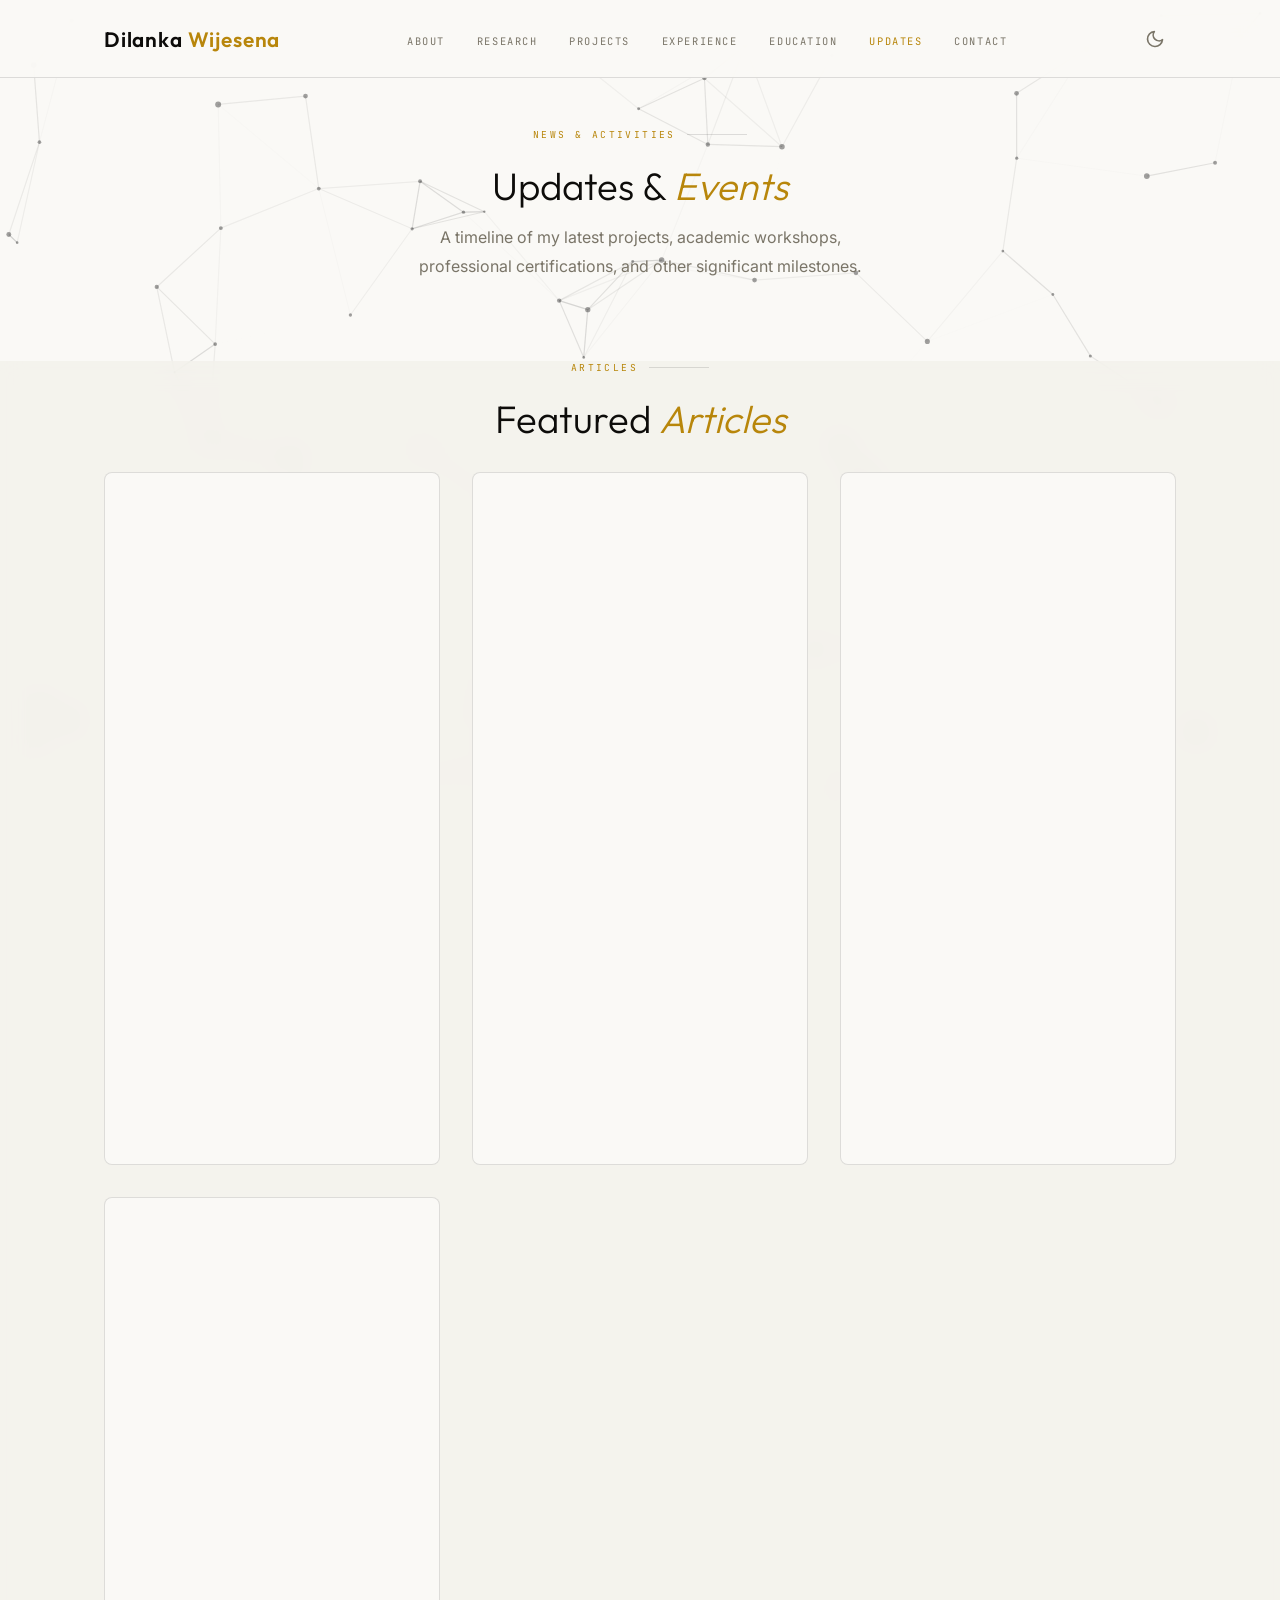
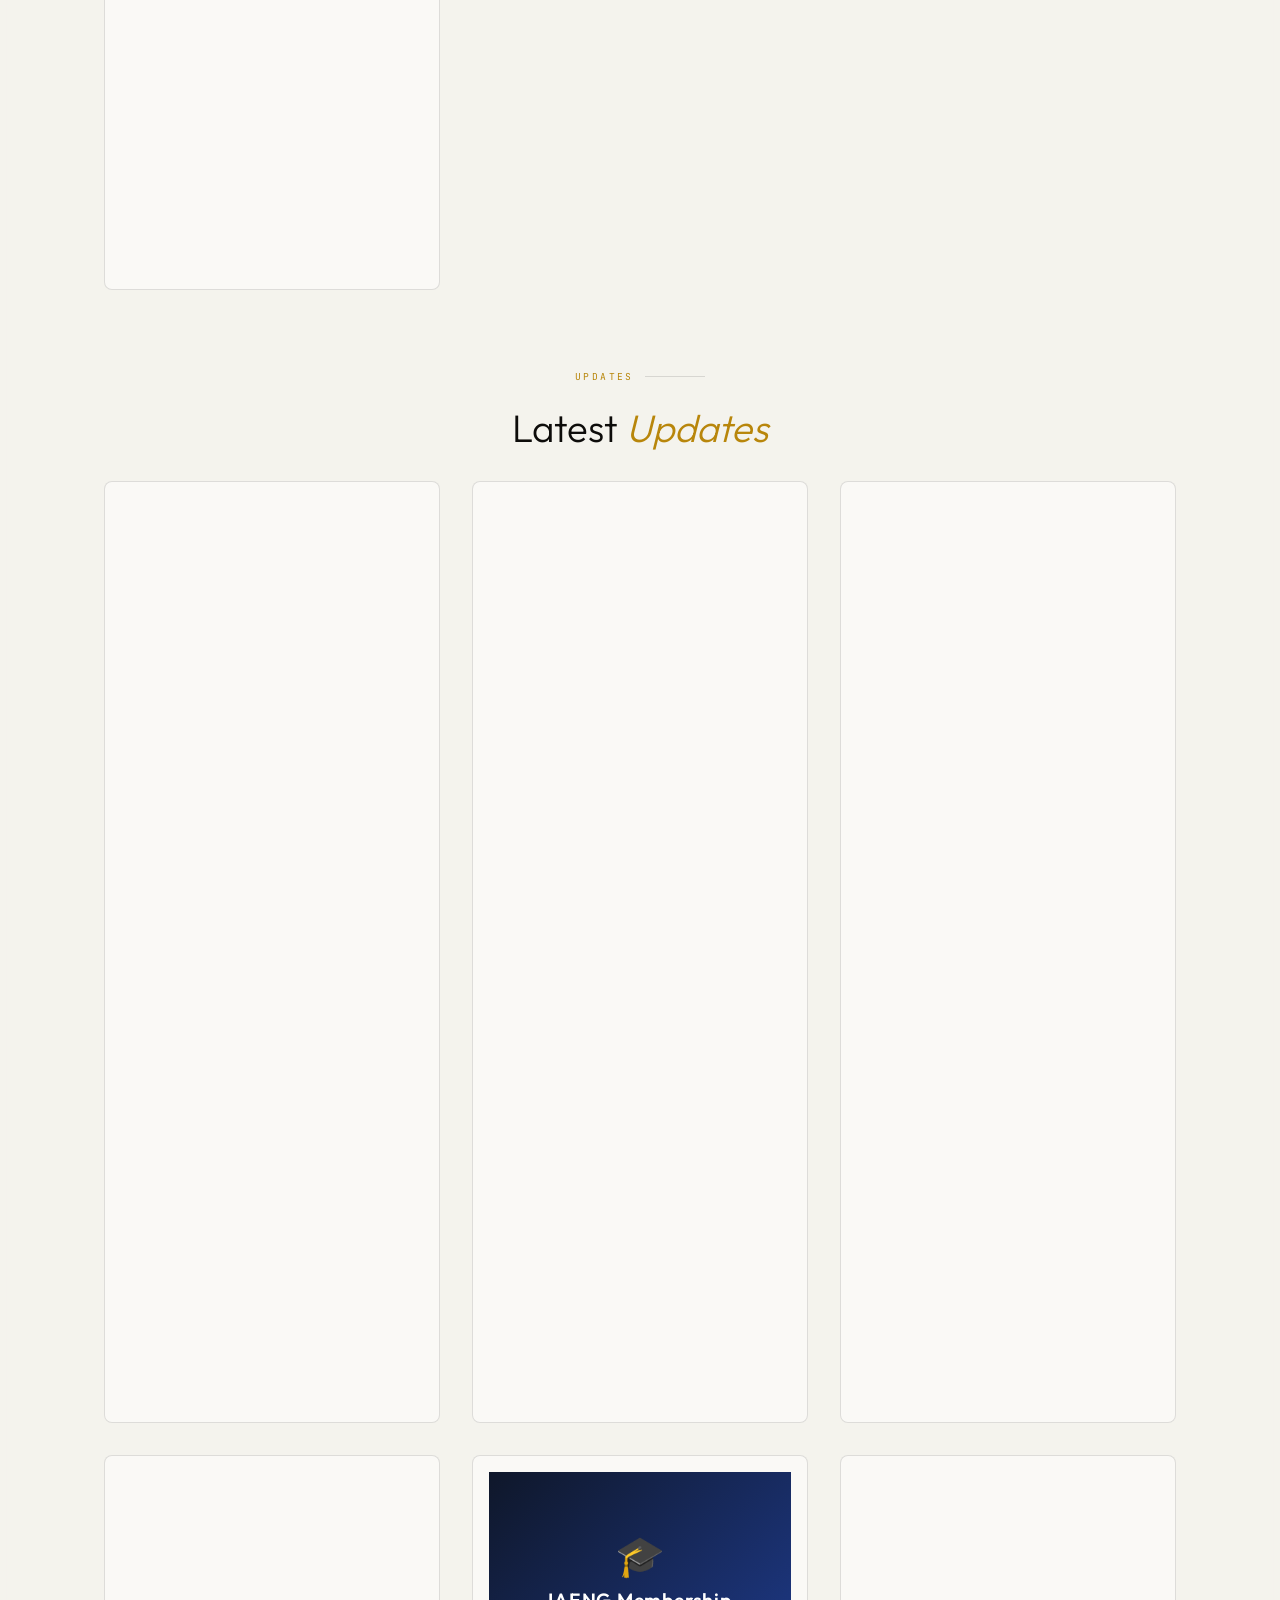
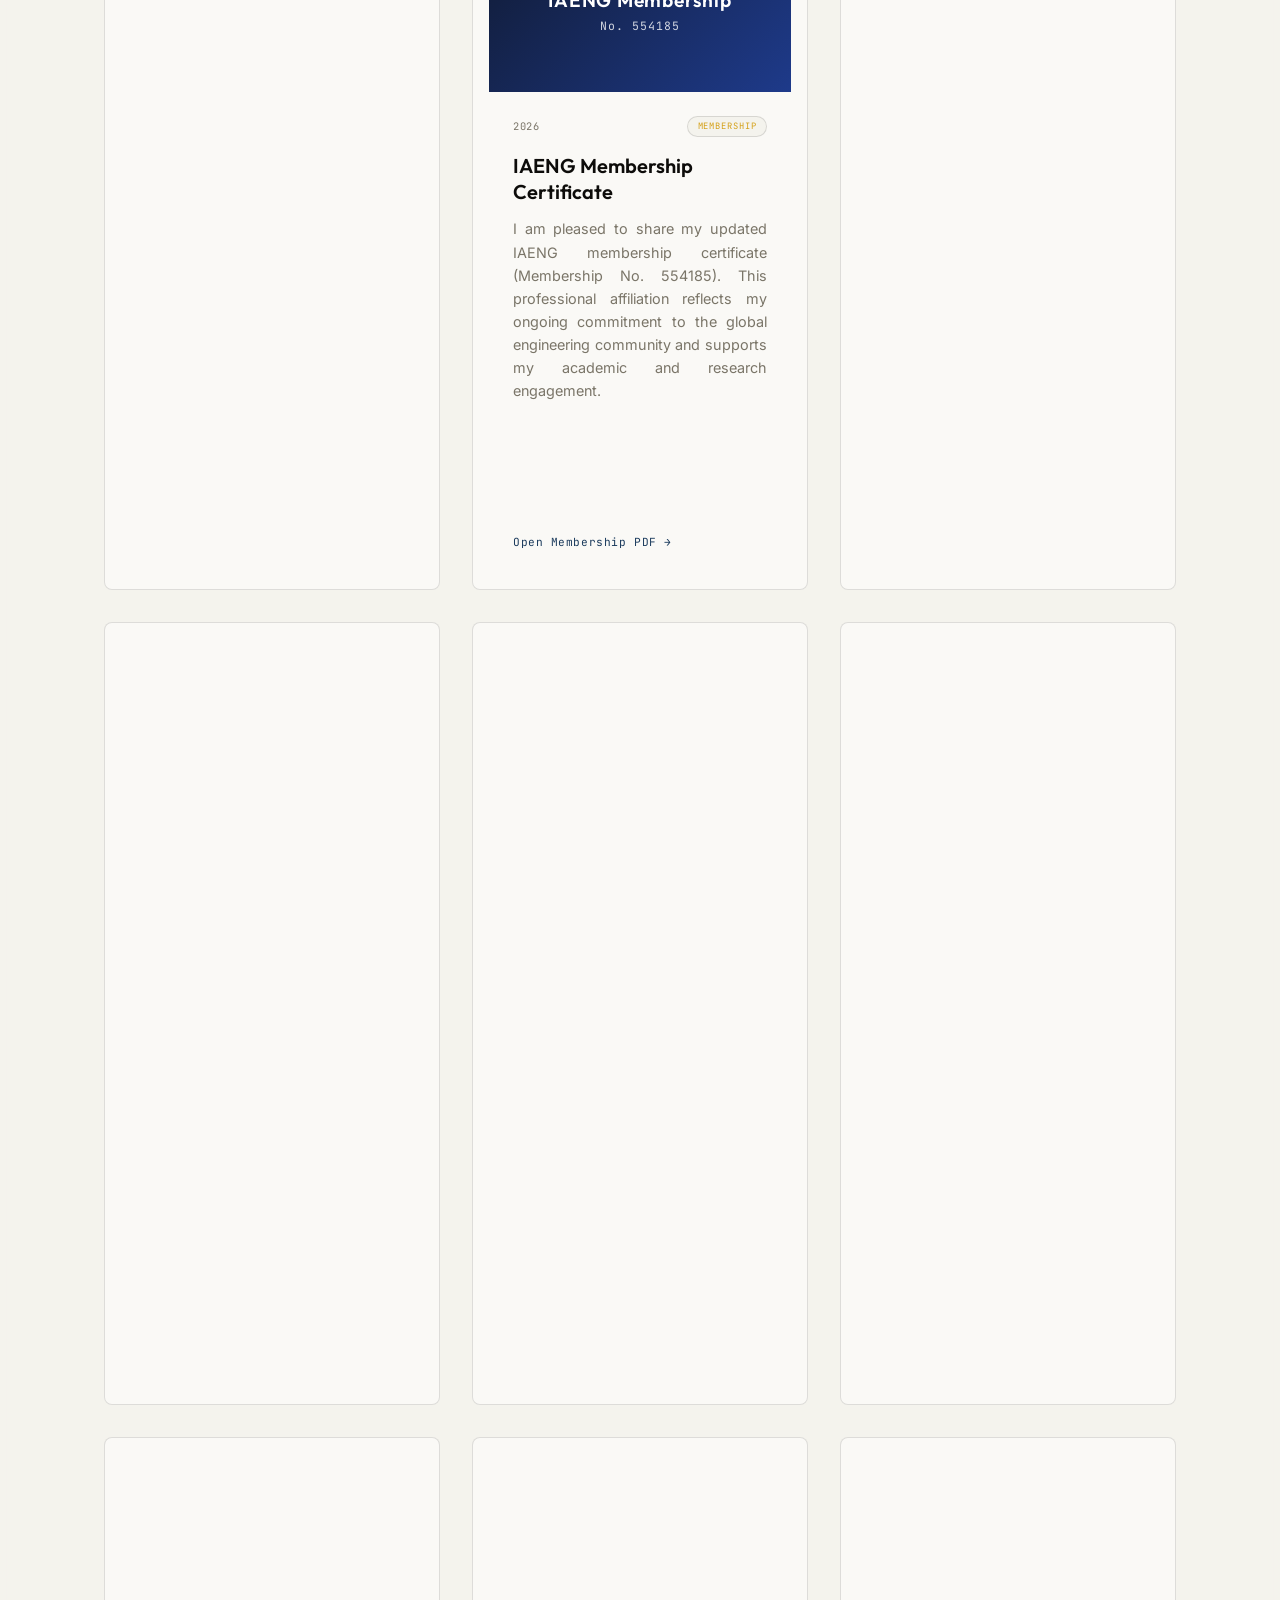
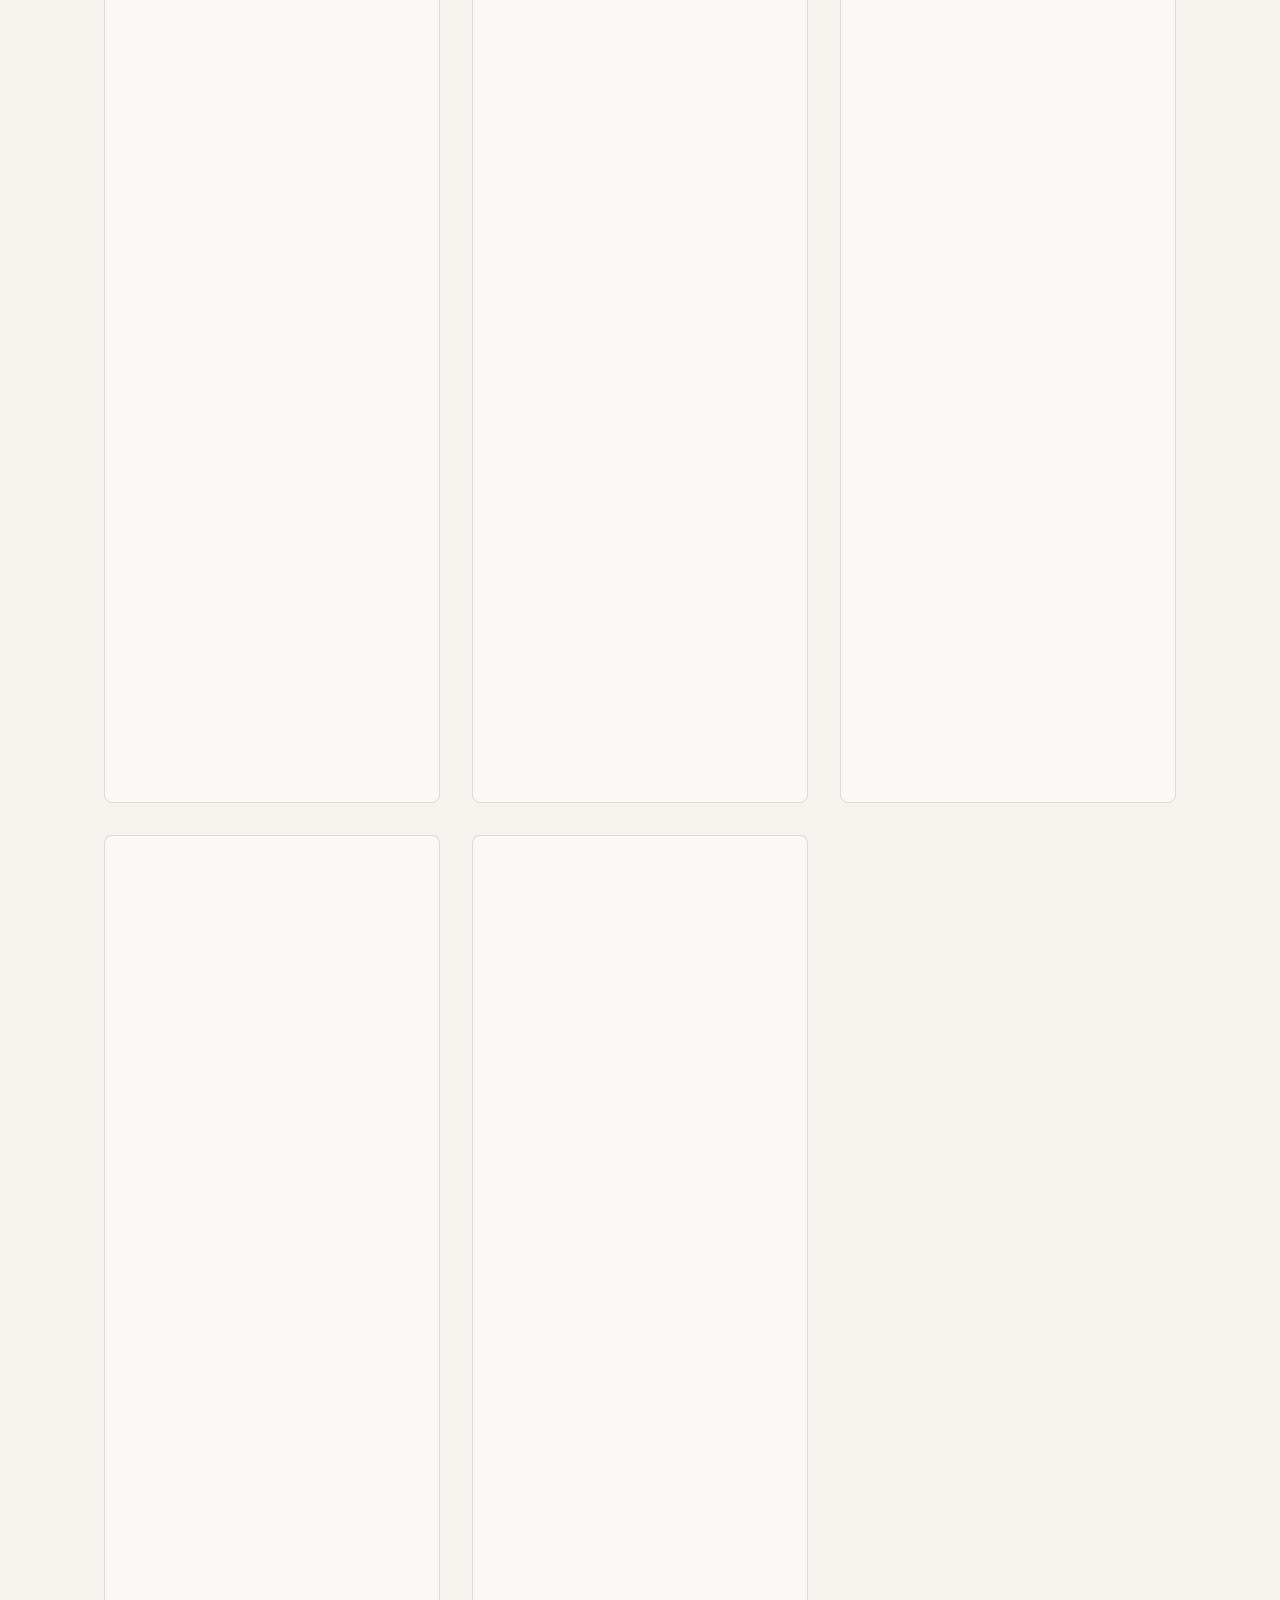
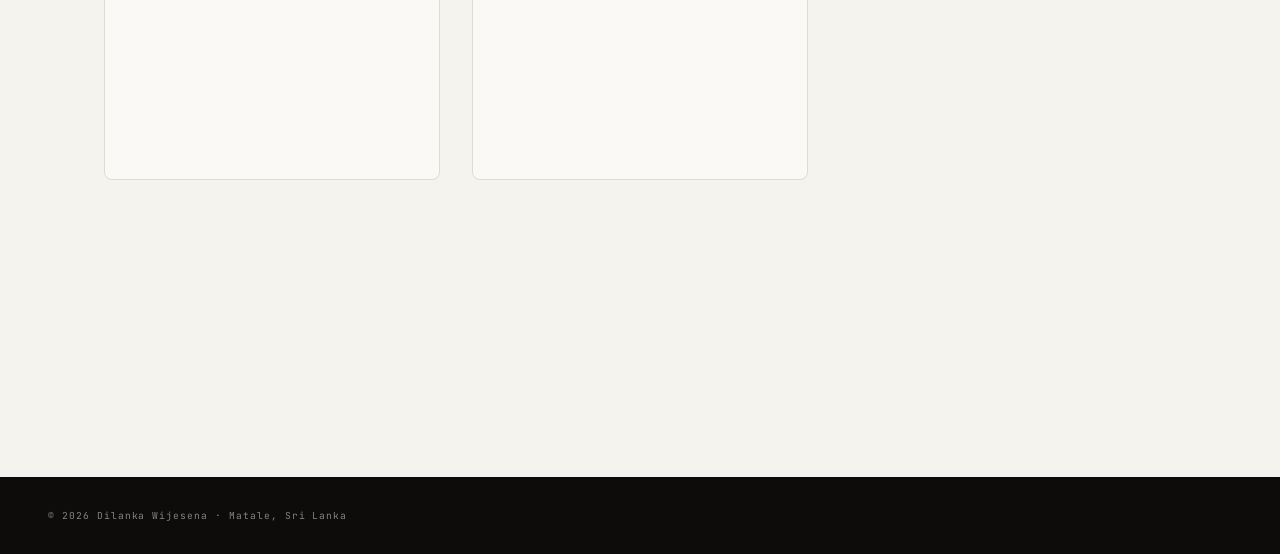
<file: updates.html>
<!DOCTYPE html>
<html lang="en">

<head>
  <meta charset="UTF-8">
  <meta name="viewport" content="width=device-width, initial-scale=1.0">
  <title>Updates & Events | Dilanka Wijesena</title>
  <link rel="preconnect" href="https://fonts.googleapis.com">
  <link rel="preconnect" href="https://fonts.gstatic.com" crossorigin>
  <link
    href="https://fonts.googleapis.com/css2?family=Inter:wght@300;400;500;600&family=JetBrains+Mono:wght@400;700&family=Outfit:wght@300;400;600;700&display=swap"
    rel="stylesheet">
  <link href="styles.css" rel="stylesheet">
  <style>
    /* Updates specific styles that can be moved to styles.css later if needed */
    .updates-header {
      padding-top: 8rem;
      padding-bottom: 3rem;
      text-align: center;
    }
    
    .filter-bar {
      display: flex;
      justify-content: center;
      gap: 1.5rem;
      margin-bottom: 3rem;
      flex-wrap: wrap;
    }
    
    .filter-btn {
      background: transparent;
      border: none;
      font-family: 'JetBrains Mono', monospace;
      font-size: 0.7rem;
      letter-spacing: 0.1em;
      text-transform: uppercase;
      color: var(--muted);
      cursor: pointer;
      padding: 0.5rem 1rem;
      position: relative;
      transition: color 0.3s;
    }
    
    .filter-btn:hover, .filter-btn.active {
      color: var(--gold);
    }
    
    .filter-btn::after {
      content: '';
      position: absolute;
      bottom: 0;
      left: 50%;
      transform: translateX(-50%);
      width: 0;
      height: 2px;
      background: var(--gold);
      transition: width 0.3s ease;
    }
    
    .filter-btn:hover::after, .filter-btn.active::after {
      width: 100%;
    }

    .articles-section,
    .updates-section {
      padding-bottom: 2rem;
    }

    .articles-grid {
      display: grid;
      grid-template-columns: repeat(auto-fit, minmax(280px, 1fr));
      gap: 2rem;
      margin-bottom: 3rem;
    }

    .article-card {
      min-height: 100%;
    }

    .updates-grid {
      display: grid;
      grid-template-columns: repeat(auto-fill, minmax(320px, 1fr));
      gap: 2rem;
      padding-bottom: 5rem;
    }

    .update-card {
      background: var(--paper);
      border: 1px solid var(--border);
      border-radius: 8px;
      overflow: hidden;
      transition: all 0.3s ease;
      display: flex;
      flex-direction: column;
      padding: 1rem;
    }

    .update-card:hover {
      transform: translateY(-5px);
      box-shadow: 0 15px 35px rgba(0,0,0,0.1);
      border-color: var(--border-strong);
    }

    .update-card .iframe-wrap {
      width: 100%;
      display: flex;
      justify-content: center;
      align-items: center;
      padding: 1rem 0;
    }

    .update-card iframe {
      width: 100%;
      max-width: 504px;
      border-radius: 8px;
      min-height: 627px;
    }

    [data-theme="dark"] .update-card:hover {
      box-shadow: 0 15px 35px rgba(0,0,0,0.4);
    }

    .update-img-wrap {
      width: 100%;
      height: 220px;
      background: var(--paper2);
      overflow: hidden;
      position: relative;
    }

    .update-img-wrap img {
      width: 100%;
      height: 100%;
      object-fit: cover;
      transition: transform 0.5s ease;
    }

    .update-card:hover .update-img-wrap img {
      transform: scale(1.05);
    }

    .update-content {
      padding: 1.5rem;
      flex: 1;
      display: flex;
      flex-direction: column;
    }

    .update-meta {
      display: flex;
      justify-content: space-between;
      align-items: center;
      margin-bottom: 1rem;
    }

    .update-date {
      font-family: 'JetBrains Mono', monospace;
      font-size: 0.65rem;
      color: var(--muted);
      letter-spacing: 0.05em;
    }

    .update-tag {
      font-family: 'JetBrains Mono', monospace;
      font-size: 0.55rem;
      letter-spacing: 0.1em;
      text-transform: uppercase;
      padding: 0.2rem 0.6rem;
      border-radius: 20px;
      background: var(--paper2);
      color: var(--gold-light);
      border: 1px solid var(--border);
    }

    .update-title {
      font-family: 'Outfit', serif;
      font-size: 1.25rem;
      font-weight: 600;
      line-height: 1.3;
      margin-bottom: 0.8rem;
      color: var(--ink);
    }

    .update-desc {
      font-size: 0.9rem;
      line-height: 1.6;
      color: var(--muted);
      margin-bottom: 1.5rem;
      flex: 1;
      text-align: justify;
    }

    .update-action {
      font-family: 'JetBrains Mono', monospace;
      font-size: 0.7rem;
      letter-spacing: 0.05em;
      color: var(--blue);
      text-decoration: none;
      display: inline-flex;
      align-items: center;
      gap: 0.4rem;
      margin-top: auto;
      transition: color 0.2s;
    }

    .update-action:hover {
      color: var(--gold);
    }

  </style>
</head>

<body>

  <!-- BACKGROUND CANVAS -->
  <canvas id="bg-canvas"></canvas>

  <!-- NAV -->
  <nav>
    <div class="container nav-inner">
      <a href="index.html" class="nav-logo">Dilanka <span>Wijesena</span></a>
      <ul class="nav-links">
        <li><a href="index.html#about">About</a></li>
        <li><a href="index.html#publications">Research</a></li>
        <li><a href="index.html#projects">Projects</a></li>
        <li><a href="index.html#experience">Experience</a></li>
        <li><a href="index.html#education">Education</a></li>
        <li><a href="updates.html" style="color: var(--gold);">Updates</a></li>
        <li><a href="index.html#contact">Contact</a></li>
      </ul>
      <button id="theme-toggle" class="theme-btn" aria-label="Toggle Dark Mode">
        <svg class="sun-icon" width="20" height="20" viewBox="0 0 24 24" fill="none" stroke="currentColor"
          stroke-width="2" stroke-linecap="round" stroke-linejoin="round">
          <circle cx="12" cy="12" r="5"></circle>
          <line x1="12" y1="1" x2="12" y2="3"></line>
          <line x1="12" y1="21" x2="12" y2="23"></line>
          <line x1="4.22" y1="4.22" x2="5.64" y2="5.64"></line>
          <line x1="18.36" y1="18.36" x2="19.78" y2="19.78"></line>
          <line x1="1" y1="12" x2="3" y2="12"></line>
          <line x1="21" y1="12" x2="23" y2="12"></line>
          <line x1="4.22" y1="19.78" x2="5.64" y2="18.36"></line>
          <line x1="18.36" y1="5.64" x2="19.78" y2="4.22"></line>
        </svg>
        <svg class="moon-icon" width="20" height="20" viewBox="0 0 24 24" fill="none" stroke="currentColor"
          stroke-width="2" stroke-linecap="round" stroke-linejoin="round">
          <path d="M21 12.79A9 9 0 1 1 11.21 3 7 7 0 0 0 21 12.79z"></path>
        </svg>
      </button>
    </div>
  </nav>

  <!-- PAGE HEADER -->
  <section class="updates-header">
    <div class="container">
      <div class="s-label reveal" style="justify-content: center; margin-bottom: 1.5rem;">News & Activities</div>
      <h1 class="s-title reveal" style="text-align: center; margin-bottom: 1rem;">Updates & <em>Events</em></h1>
      <p class="hero-desc reveal" style="margin: 0 auto 2rem; text-align: center;">
        A timeline of my latest projects, academic workshops, professional certifications, and other significant milestones.
      </p>
    </div>
  </section>

  <!-- UPDATES CONTENT -->
  <section id="updates-content" style="padding-top: 0;">
    <div class="container">

      <div class="articles-section reveal">
        <div class="s-label" style="justify-content: center; margin-bottom: 1.5rem;">Articles</div>
        <h2 class="s-title" style="text-align: center; margin-bottom: 2rem;">Featured <em>Articles</em></h2>

        <div class="articles-grid">
          <div class="update-card article-card reveal" data-category="article">
            <div class="iframe-wrap">
              <iframe src="https://www.linkedin.com/embed/feed/update/urn:li:ugcPost:7143542541945061376?collapsed=1" height="593" width="504" frameborder="0" allowfullscreen="" title="Embedded post"></iframe>
            </div>
          </div>

          <div class="update-card article-card reveal" data-category="article">
            <div class="iframe-wrap">
              <iframe src="https://www.linkedin.com/embed/feed/update/urn:li:ugcPost:7193483974709579776?collapsed=1" height="593" width="504" frameborder="0" allowfullscreen="" title="Embedded post"></iframe>
            </div>
          </div>

          <div class="update-card article-card reveal" data-category="article">
            <div class="iframe-wrap">
              <iframe src="https://www.linkedin.com/embed/feed/update/urn:li:ugcPost:7205456661174484992?collapsed=1" height="593" width="504" frameborder="0" allowfullscreen="" title="Embedded post"></iframe>
            </div>
          </div>

          <div class="update-card article-card reveal" data-category="article">
            <div class="iframe-wrap">
              <iframe src="https://www.linkedin.com/embed/feed/update/urn:li:ugcPost:7233565416734781440?collapsed=1" height="593" width="504" frameborder="0" allowfullscreen="" title="Embedded post"></iframe>
            </div>
          </div>
        </div>
      </div>

      <div class="updates-section reveal">
        <div class="s-label" style="justify-content: center; margin-bottom: 1.5rem;">Updates</div>
        <h2 class="s-title" style="text-align: center; margin-bottom: 2rem;">Latest <em>Updates</em></h2>

        <div class="updates-grid">

        <div class="update-card reveal" data-category="event">
          <div class="iframe-wrap">
            <iframe src="https://www.linkedin.com/embed/feed/update/urn:li:share:7524315551108694017?collapsed=1" height="669" width="504" frameborder="0" allowfullscreen="" title="Embedded post"></iframe>
          </div>
        </div>

        <div class="update-card reveal" data-category="event">
          <div class="iframe-wrap">
            <iframe src="https://www.linkedin.com/embed/feed/update/urn:li:ugcPost:7526358607337201664?collapsed=1" height="627" width="504" frameborder="0" allowfullscreen="" title="Embedded post"></iframe>
          </div>
        </div>

        <div class="update-card reveal" data-category="event">
          <div class="iframe-wrap">
            <iframe src="https://www.linkedin.com/embed/feed/update/urn:li:ugcPost:7526356591051243520?collapsed=1" height="876" width="504" frameborder="0" allowfullscreen="" title="Embedded post"></iframe>
          </div>
        </div>

        <div class="update-card reveal" data-category="event">
          <div class="iframe-wrap">
            <iframe src="https://www.linkedin.com/embed/feed/update/urn:li:share:7524315551108694017?collapsed=1" height="669" width="504" frameborder="0" allowfullscreen="" title="Embedded post"></iframe>
          </div>
        </div>

        <div class="update-card reveal" data-category="achievement">
          <div class="update-img-wrap" style="display:flex; align-items:center; justify-content:center; background:linear-gradient(135deg, #0f172a 0%, #1e3a8a 100%);">
            <div style="text-align:center; color:#fff; padding:1.5rem;">
              <div style="font-size: 2.5rem; margin-bottom: 0.5rem;">🎓</div>
              <div style="font-family: 'Outfit', serif; font-size: 1.2rem; font-weight: 600; letter-spacing: 0.04em;">IAENG Membership</div>
              <div style="font-family: 'JetBrains Mono', monospace; font-size: 0.72rem; letter-spacing: 0.08em; opacity: 0.8; margin-top: 0.4rem;">No. 554185</div>
            </div>
          </div>
          <div class="update-content">
            <div class="update-meta">
              <span class="update-date">2026</span>
              <span class="update-tag">Membership</span>
            </div>
            <div class="update-title">IAENG Membership Certificate</div>
            <p class="update-desc">I am pleased to share my updated IAENG membership certificate (Membership No. 554185). This professional affiliation reflects my ongoing commitment to the global engineering community and supports my academic and research engagement.</p>
            <a class="update-action" href="assets/IAENG_membership_554185.pdf" target="_blank" rel="noopener">Open Membership PDF →</a>
          </div>
        </div>

        <!-- Facebook Video Embed -->
        <div class="update-card reveal" data-category="event">
          <div class="iframe-wrap">
            <iframe src="https://www.facebook.com/plugins/video.php?height=476&href=https%3A%2F%2Fwww.facebook.com%2Freel%2F2276593916480736%2F&show_text=true&width=476&t=0"
              width="100%" height="591" style="border:none;overflow:hidden" scrolling="no" frameborder="0"
              allowfullscreen="true" allow="autoplay; clipboard-write; encrypted-media; picture-in-picture; web-share"
              allowFullScreen="true" title="Facebook video"></iframe>
          </div>
        </div>

        <!-- LinkedIn Post Embed 8 -->
        <div class="update-card reveal" data-category="event">
          <div class="iframe-wrap">
            <iframe src="https://www.linkedin.com/embed/feed/update/urn:li:ugcPost:7486108469297561601?collapsed=1" height="627" width="504" frameborder="0" allowfullscreen="" title="Embedded post"></iframe>
          </div>
        </div>

        <!-- LinkedIn Post Embed 7 -->
        <div class="update-card reveal" data-category="event">
          <div class="iframe-wrap">
            <iframe src="https://www.linkedin.com/embed/feed/update/urn:li:ugcPost:7465006339740823553?collapsed=1" height="627" frameborder="0" allowfullscreen="" title="Embedded post"></iframe>
          </div>
        </div>

        <!-- LinkedIn Post Embed -->
        <div class="update-card reveal" data-category="event">
          <div class="iframe-wrap">
            <iframe src="https://www.linkedin.com/embed/feed/update/urn:li:share:7462401982415134720" height="717" frameborder="0" allowfullscreen="" title="Embedded post"></iframe>
          </div>
        </div>

        <!-- LinkedIn Post Embed 2 -->
        <div class="update-card reveal" data-category="event">
          <div class="iframe-wrap">
            <iframe src="https://www.linkedin.com/embed/feed/update/urn:li:ugcPost:7462195256785092608" height="900" frameborder="0" allowfullscreen="" title="Embedded post"></iframe>
          </div>
        </div>

        <!-- LinkedIn Post Embed 3 -->
        <div class="update-card reveal" data-category="event">
          <div class="iframe-wrap">
            <iframe src="https://www.linkedin.com/embed/feed/update/urn:li:share:7447677048212389888" height="607" frameborder="0" allowfullscreen="" title="Embedded post"></iframe>
          </div>
        </div>

        <!-- LinkedIn Post Embed 4 -->
        <div class="update-card reveal" data-category="event">
          <div class="iframe-wrap">
            <iframe src="https://www.linkedin.com/embed/feed/update/urn:li:ugcPost:7436084057966354432" height="774" frameborder="0" allowfullscreen="" title="Embedded post"></iframe>
          </div>
        </div>

        <!-- LinkedIn Post Embed 5 -->
        <div class="update-card reveal" data-category="event">
          <div class="iframe-wrap">
            <iframe src="https://www.linkedin.com/embed/feed/update/urn:li:ugcPost:7417940461216260096" height="732" frameborder="0" allowfullscreen="" title="Embedded post"></iframe>
          </div>
        </div>

        <!-- LinkedIn Post Embed 6 -->
        <div class="update-card reveal" data-category="event">
          <div class="iframe-wrap">
            <iframe src="https://www.linkedin.com/embed/feed/update/urn:li:ugcPost:7388967077509799936" height="879" frameborder="0" allowfullscreen="" title="Embedded post"></iframe>
          </div>
        </div>

      </div>

      <!-- View More Button -->
      <div style="text-align: center; margin-top: 3rem;" class="reveal">
        <a href="https://www.linkedin.com/in/dilanka-wijesena-457183203/" target="_blank" class="btn-ink" style="padding: 1rem 2.5rem; font-size: 0.8rem;">
          <svg width="16" height="16" viewBox="0 0 24 24" fill="currentColor" style="margin-right: 0.5rem;">
            <path d="M16 8a6 6 0 016 6v7h-4v-7a2 2 0 00-2-2 2 2 0 00-2 2v7h-4v-7a6 6 0 016-6zM2 9h4v12H2z" />
            <circle cx="4" cy="4" r="2" />
          </svg>
          View More Updates on LinkedIn
        </a>
      </div>
    </div>
  </section>

  <footer>
    <p>© 2026 Dilanka Wijesena · Matale, Sri Lanka</p>
  </footer>

  <script>
    // Intersection Observer for reveal animations
    const obs = new IntersectionObserver(entries => {
      entries.forEach(e => { if (e.isIntersecting) { e.target.classList.add('in'); obs.unobserve(e.target); } });
    }, { threshold: 0.08 });
    document.querySelectorAll('.reveal').forEach(el => obs.observe(el));

    // Dark mode toggle
    const themeToggle = document.getElementById('theme-toggle');

    const savedTheme = localStorage.getItem('theme');
    if (savedTheme === 'dark' || (!savedTheme && window.matchMedia('(prefers-color-scheme: dark)').matches)) {
      document.documentElement.setAttribute('data-theme', 'dark');
    }

    themeToggle.addEventListener('click', () => {
      themeToggle.classList.add('animating');
      setTimeout(() => themeToggle.classList.remove('animating'), 400);

      let currentTheme = document.documentElement.getAttribute('data-theme');
      let targetTheme = currentTheme === 'dark' ? 'light' : 'dark';

      document.documentElement.setAttribute('data-theme', targetTheme);
      localStorage.setItem('theme', targetTheme);
    });


  </script>
  <script src="particles.js"></script>
</body>

</html>
</file>
<file: styles.css>
:root {
  --ink: #0d0c0a;
  --paper: #faf9f6;
  --paper2: rgba(242, 240, 234, 0.75);
  --paper3: rgba(232, 228, 218, 0.75);
  --gold: #b8860b;
  --gold-light: #d4a017;
  --gold-pale: #f5e6b8;
  --blue: #1a3a5c;
  --blue-mid: #2c5f8a;
  --blue-pale: #ddeaf5;
  --muted: #7a7568;
  --border: rgba(13,12,10,0.12);
  --border-strong: rgba(13,12,10,0.25);
  
  --nav-bg: rgba(250,249,246,0.92);
  --inverted-bg: #0d0c0a;
  --inverted-text: #faf9f6;
  --inverted-text-muted: rgba(250,249,246,0.6);
  --inverted-text-muted-2: rgba(250,249,246,0.5);
  --inverted-border: rgba(250,249,246,0.1);
  --inverted-bg-soft: rgba(250,249,246,0.08);
}

[data-theme="dark"] {
  --ink: #faf9f6;
  --paper: #0a0a0a;
  --paper2: rgba(20, 20, 20, 0.75);
  --paper3: rgba(31, 31, 31, 0.75);
  --gold: #d4a017;
  --gold-light: #f5e6b8;
  --gold-pale: #3d2b00;
  --blue: #4a90e2;
  --blue-mid: #6ab0eb;
  --blue-pale: #0c1b29;
  --muted: #a0a0a0;
  --border: rgba(250,249,246,0.12);
  --border-strong: rgba(250,249,246,0.25);
  
  --nav-bg: rgba(10,10,10,0.92);
  --inverted-bg: #141414;
  --inverted-text: #faf9f6;
  --inverted-text-muted: rgba(250,249,246,0.6);
  --inverted-text-muted-2: rgba(250,249,246,0.5);
  --inverted-border: rgba(250,249,246,0.1);
  --inverted-bg-soft: rgba(250,249,246,0.08);
}

* { margin:0; padding:0; box-sizing:border-box; }
html { scroll-behavior:smooth; }

body {
  font-family: 'Inter', sans-serif;
  background: var(--paper);
  color: var(--ink);
  overflow-x: hidden;
  transition: background-color 0.5s ease, color 0.5s ease;
}

#bg-canvas {
  position: fixed;
  top: 0;
  left: 0;
  width: 100vw;
  height: 100vh;
  z-index: 0;
  pointer-events: none;
}

/* ─── NAV ─── */
nav {
  position: fixed; top:0; left:0; right:0; z-index:200;
  background: var(--nav-bg);
  backdrop-filter: blur(16px);
  border-bottom: 1px solid var(--border);
  transition: background-color 0.5s ease, border-color 0.5s ease;
}
.nav-inner {
  display: flex; justify-content: space-between; align-items: center;
  padding-top: 1.1rem; padding-bottom: 1.1rem;
}
.nav-logo {
  font-family: 'Outfit', serif;
  font-size: 1.3rem; font-weight: 600; letter-spacing: 0.04em;
  color: var(--ink);
  text-decoration: none;
}
.nav-logo span { color: var(--gold); }
.nav-links { display:flex; gap:2rem; list-style:none; }
.nav-links a {
  font-family: 'JetBrains Mono', monospace;
  font-size: 0.65rem; letter-spacing:0.15em; text-transform:uppercase;
  color: var(--muted); text-decoration:none; transition:color 0.2s;
}
.nav-links a:hover { color: var(--gold); }

.theme-btn {
  position: relative;
  width: 42px;
  height: 42px;
  background: transparent;
  border: none;
  color: var(--muted);
  cursor: pointer;
  display: flex;
  align-items: center;
  justify-content: center;
  border-radius: 50%;
  transition: transform 0.3s cubic-bezier(0.4, 0, 0.2, 1), background-color 0.3s, color 0.3s;
}
.theme-btn:hover {
  color: var(--gold);
  background: var(--paper2);
  transform: scale(1.08);
}
.theme-btn:active {
  transform: scale(0.92);
}

.theme-btn::after {
  content: '';
  position: absolute;
  inset: 0;
  border-radius: 50%;
  background: var(--gold);
  opacity: 0;
  transform: scale(0);
}
.theme-btn.animating::after {
  animation: theme-ripple 0.4s ease-out;
}
@keyframes theme-ripple {
  0% { opacity: 0.4; transform: scale(0); }
  100% { opacity: 0; transform: scale(2.5); }
}

.theme-btn svg {
  position: absolute;
  transition: all 0.5s cubic-bezier(0.4, 0, 0.2, 1);
  z-index: 2;
}

.sun-icon {
  opacity: 0;
  transform: rotate(-90deg) scale(0.5);
}
.moon-icon {
  opacity: 1;
  transform: rotate(0) scale(1);
}

[data-theme="dark"] .sun-icon {
  opacity: 1;
  transform: rotate(0) scale(1);
  color: var(--gold);
}
[data-theme="dark"] .moon-icon {
  opacity: 0;
  transform: rotate(90deg) scale(0.5);
}

/* ─── HERO ─── */
.hero {
  min-height: 100vh;
  display: grid;
  grid-template-columns: 1.1fr 0.9fr;
  position: relative;
  overflow: hidden;
  padding-top: 4rem;
}

/* decorative column lines */
.hero::before {
  content:'';
  position:absolute; inset:0;
  background-image:
    repeating-linear-gradient(90deg, var(--border) 0, var(--border) 1px, transparent 1px, transparent calc(100%/12));
  opacity:0.5;
  pointer-events:none;
}

.hero-left {
  padding: 7rem 3rem 4rem 3rem;
  display:flex; flex-direction:column; justify-content:center;
  position:relative; z-index:2;
  border-right: 1px solid var(--border-strong);
}

.hero-eyebrow {
  display:inline-flex; align-items:center; gap:0.6rem;
  font-family:'JetBrains Mono',monospace;
  font-size:0.62rem; letter-spacing:0.2em; text-transform:uppercase;
  color: var(--gold);
  margin-bottom:1.6rem;
  opacity:0; animation: rise 0.7s 0.1s ease forwards;
}
.hero-eyebrow-line { width:32px; height:1px; background:var(--gold); }

.hero-name {
  font-family:'Outfit', serif;
  font-size: clamp(3.8rem, 6vw, 6.5rem);
  font-weight: 300;
  line-height: 0.95;
  letter-spacing: -0.02em;
  margin-bottom:1.5rem;
  opacity:0; animation: rise 0.7s 0.2s ease forwards;
}
.hero-name strong {
  font-weight: 700;
  display: block;
  color: var(--blue);
}
.hero-name em {
  font-style: italic;
  color: var(--gold);
  display: block;
}

.hero-tagline {
  font-family:'JetBrains Mono',monospace;
  font-size:0.72rem; color:var(--muted);
  letter-spacing:0.08em;
  line-height:1.9;
  margin-bottom:2.2rem;
  opacity:0; animation: rise 0.7s 0.3s ease forwards;
}
.hero-tagline span { color:var(--ink); font-weight:700; }

.hero-desc {
  font-size:1rem; line-height:1.8; color:var(--muted);
  max-width:460px; margin-bottom:2.8rem;
  opacity:0; animation: rise 0.7s 0.4s ease forwards;
}

.hero-actions {
  display:flex; gap:1rem; flex-wrap:wrap;
  opacity:0; animation: rise 0.7s 0.5s ease forwards;
}
.btn-ink {
  display:inline-flex; align-items:center; gap:0.5rem;
  padding:0.75rem 1.8rem;
  background:var(--ink); color:var(--paper);
  font-family:'JetBrains Mono',monospace;
  font-size:0.65rem; letter-spacing:0.12em; text-transform:uppercase;
  text-decoration:none; border-radius:2px;
  transition:all 0.2s;
}
.btn-ink:hover { background:var(--blue); transform:translateY(-2px); box-shadow:0 6px 20px rgba(26,58,92,0.3); }
.btn-outline {
  display:inline-flex; align-items:center; gap:0.5rem;
  padding:0.75rem 1.8rem;
  border:1.5px solid var(--border-strong); color:var(--ink);
  font-family:'JetBrains Mono',monospace;
  font-size:0.65rem; letter-spacing:0.12em; text-transform:uppercase;
  text-decoration:none; border-radius:2px;
  transition:all 0.2s;
}
.btn-outline:hover { border-color:var(--gold); color:var(--gold); transform:translateY(-2px); }

.hero-socials {
  display:flex; gap:0.6rem; margin-top:2.2rem;
  opacity:0; animation: rise 0.7s 0.6s ease forwards;
}
.social-pill {
  display:inline-flex; align-items:center; gap:0.4rem;
  padding:0.35rem 0.85rem;
  font-family:'JetBrains Mono',monospace;
  font-size:0.58rem; letter-spacing:0.1em; text-transform:uppercase;
  color:var(--muted); text-decoration:none;
  border:1px solid var(--border); border-radius:20px;
  transition:all 0.2s;
}
.social-pill:hover { color:var(--gold); border-color:var(--gold); background:var(--gold-pale); }

/* ─── HERO RIGHT (PHOTOS + STATS) ─── */
.hero-right {
  position: relative;
  z-index: 2;
  display: flex;
  align-items: center;
  justify-content: center;
  padding: 4rem 2rem;
  overflow: hidden;
}

.hero-photo-stack {
  position: relative;
  width: 100%;
  max-width: 380px;
  aspect-ratio: 3 / 4;
  opacity: 0; 
  animation: rise 0.9s 0.3s ease forwards;
}

/* Background glowing effect */
.hero-photo-stack::before {
  content: '';
  position: absolute;
  inset: -15px;
  background: linear-gradient(135deg, var(--gold), var(--blue));
  border-radius: 12px;
  filter: blur(35px);
  opacity: 0.3;
  transition: opacity 0.5s ease;
  z-index: 0;
}
.hero-photo-stack:hover::before {
  opacity: 0.5;
}

.photo-main {
  position: absolute;
  inset: 0;
  border-radius: 12px;
  overflow: hidden;
  box-shadow: 0 20px 50px rgba(0, 0, 0, 0.3);
  z-index: 1;
  transition: transform 0.5s cubic-bezier(0.4, 0, 0.2, 1);
  border: 1px solid var(--border-strong);
}

.photo-main:hover {
  transform: translateY(-8px) scale(1.02);
}

.photo-main img {
  width: 100%;
  height: 100%;
  object-fit: cover;
  object-position: top center;
  display: block;
  /* Cinematic filter: slightly desaturated until hovered */
  filter: grayscale(40%) contrast(1.1) brightness(0.9) saturate(1.2);
  transition: filter 0.5s ease, transform 0.5s ease;
}

.photo-main:hover img {
  filter: grayscale(0%) contrast(1.1) brightness(0.9) saturate(1.1);
  transform: scale(1.04);
}

/* Subtle overlay on photo for depth */
.photo-main::after {
  content: '';
  position: absolute;
  inset: 0;
  background: linear-gradient(to top, rgba(13, 12, 10, 0.6) 0%, transparent 40%);
  pointer-events: none;
}

.grad-photo {
  position:absolute;
  bottom:140px; right:20px;
  width:130px; height:155px;
  border:3px solid var(--paper);
  overflow:hidden;
  box-shadow:0 12px 36px rgba(13,12,10,0.25);
  opacity:0; animation: rise 1s 0.6s ease forwards;
}
.grad-photo img {
  width:100%; height:100%;
  object-fit:cover; object-position:top center;
}

.medal-badge {
  position:absolute;
  top:5.5rem; right:16px;
  background:var(--gold);
  color:var(--paper);
  padding:0.7rem 0.9rem;
  font-family:'Outfit',serif;
  font-size:0.8rem; font-weight:700;
  text-align:center; line-height:1.3;
  border-radius:2px;
  box-shadow:0 8px 24px rgba(184,134,11,0.35);
  opacity:0; animation: rise 1s 0.8s ease forwards;
}
.medal-badge svg { display:block; margin:0 auto 4px; }

/* stats ribbon */
.hero-stats {
  display:grid; grid-template-columns:repeat(3,1fr);
  border-top:1px solid var(--border-strong);
  background:var(--paper2);
}
.stat-cell {
  padding:1.4rem 1.2rem;
  border-right:1px solid var(--border);
  text-align:center;
}
.stat-cell:last-child { border-right:none; }
.stat-big {
  font-family:'Outfit',serif;
  font-size:2.4rem; font-weight:700;
  color:var(--blue); line-height:1;
  display:block;
}
.stat-tiny {
  font-family:'JetBrains Mono',monospace;
  font-size:0.55rem; letter-spacing:0.15em; text-transform:uppercase;
  color:var(--muted); margin-top:0.35rem; display:block;
}

/* ─── SECTION COMMONS ─── */
.container { max-width:1200px; margin:0 auto; padding-left: 4rem; padding-right: 4rem; }

.s-label {
  font-family:'JetBrains Mono',monospace;
  font-size:0.6rem; letter-spacing:0.25em; text-transform:uppercase;
  color:var(--gold); display:flex; align-items:center; gap:0.7rem;
  margin-bottom:0.8rem;
}
.s-label::after { content:''; flex:1; height:1px; background:var(--border); max-width:60px; }

.s-title {
  font-family:'Outfit',serif;
  font-size:clamp(2rem, 3vw, 3.2rem);
  font-weight:300; line-height:1.1;
  margin-bottom:3rem;
}
.s-title em { font-style:italic; color:var(--gold); }
.s-title strong { font-weight:700; color:var(--blue); }

section { padding:5.5rem 0; position:relative; z-index:1; }
section:nth-child(even) { background:var(--paper2); backdrop-filter: blur(12px); -webkit-backdrop-filter: blur(12px); }

.divider { width:100%; height:1px; background:var(--border); }

/* ─── ABOUT ─── */
.about-grid {
  display: grid;
  grid-template-columns: 1.3fr 0.7fr;
  gap: 4rem;
  align-items: center;
}
.about-text {
  font-size: 1.05rem;
  line-height: 1.8;
  color: var(--muted);
  margin-bottom: 1.5rem;
  transition: color 0.5s ease;
  text-align: justify;
}
.about-text:last-child {
  margin-bottom: 0;
}
.about-image-wrap {
  width: 100%;
  aspect-ratio: 4 / 5;
  border-radius: 12px;
  overflow: hidden;
  box-shadow: 0 15px 40px rgba(0, 0, 0, 0.15);
  border: 1px solid var(--border-strong);
}
.about-image-wrap img {
  width: 100%;
  height: 100%;
  object-fit: cover;
  display: block;
  filter: grayscale(15%) contrast(1.05) brightness(0.95);
  transition: filter 0.4s ease;
}
.about-image-wrap:hover img {
  filter: grayscale(0%) contrast(1.1) brightness(0.95);
}

/* ─── RESEARCH AREAS ─── */
.research-spotlight {
  display: grid;
  grid-template-columns: 1.05fr 0.95fr;
  gap: 1.4rem;
  align-items: center;
  padding: 1.6rem;
  margin-bottom: 1.3rem;
  border-radius: 24px;
  background: linear-gradient(135deg, rgba(26,58,92,0.09), rgba(184,134,11,0.12));
  border: 1px solid var(--border);
  box-shadow: 0 20px 42px rgba(13,12,10,0.08);
}
.research-spotlight-main {
  display: flex;
  flex-direction: column;
  gap: 1rem;
}
.research-spotlight-badge {
  display: inline-flex;
  width: fit-content;
  padding: 0.45rem 0.8rem;
  border-radius: 999px;
  background: var(--paper);
  border: 1px solid var(--border);
  color: var(--gold);
  font-family: 'JetBrains Mono', monospace;
  font-size: 0.58rem;
  letter-spacing: 0.14em;
  text-transform: uppercase;
}
.research-spotlight-main h3 {
  font-family: 'Outfit', serif;
  font-size: clamp(1.35rem, 2vw, 1.8rem);
  line-height: 1.2;
  color: var(--ink);
}
.research-spotlight-main p {
  font-size: 0.98rem;
  line-height: 1.8;
  color: var(--muted);
  max-width: 620px;
}
.research-spotlight-actions {
  display: flex;
  flex-wrap: wrap;
  gap: 0.8rem;
}
.research-spotlight-visual {
  border-radius: 20px;
  overflow: hidden;
  border: 1px solid var(--border);
  box-shadow: 0 14px 32px rgba(13,12,10,0.15);
}
.research-spotlight-visual img {
  width: 100%;
  height: 320px;
  object-fit: cover;
  display: block;
}
.research-interest-grid {
  display: grid;
  grid-template-columns: repeat(2, minmax(0, 1fr));
  gap: 1rem;
  margin-bottom: 1.2rem;
}
.research-interest-card {
  overflow: hidden;
  border-radius: 18px;
  border: 1px solid var(--border);
  background: var(--paper);
  box-shadow: 0 14px 32px rgba(13,12,10,0.08);
}
.research-interest-card img {
  width: 100%;
  height: 190px;
  object-fit: cover;
  display: block;
}
.research-interest-card div {
  padding: 1rem 1.1rem 1.2rem;
}
.research-interest-card h3 {
  font-family: 'Outfit', serif;
  font-size: 1.05rem;
  margin-bottom: 0.35rem;
  color: var(--ink);
}
.research-interest-card p {
  font-size: 0.85rem;
  line-height: 1.65;
  color: var(--muted);
}
.research-interest-list {
  padding: 1.2rem 1.3rem;
  border-radius: 20px;
  border: 1px solid var(--border);
  background: linear-gradient(135deg, rgba(250,249,246,0.95), rgba(221,234,245,0.92));
  box-shadow: 0 16px 34px rgba(13,12,10,0.08);
}
.research-interest-list-header {
  display: flex;
  justify-content: space-between;
  align-items: end;
  gap: 1rem;
  margin-bottom: 0.95rem;
}
.research-interest-list-header h3 {
  font-family: 'Outfit', serif;
  font-size: 1.15rem;
  color: var(--ink);
}
.research-interest-list-header span {
  font-family: 'JetBrains Mono', monospace;
  font-size: 0.58rem;
  letter-spacing: 0.12em;
  text-transform: uppercase;
  color: var(--gold);
}
.research-chip-list {
  display: flex;
  flex-wrap: wrap;
  gap: 0.7rem;
}
.research-chip-list span {
  padding: 0.55rem 0.8rem;
  border-radius: 999px;
  background: var(--paper);
  border: 1px solid var(--border);
  color: var(--blue-mid);
  font-size: 0.8rem;
  font-weight: 600;
}
.research-hero {
  display: grid;
  grid-template-columns: 1.1fr 0.9fr;
  gap: 2rem;
  align-items: center;
  background: linear-gradient(135deg, rgba(26,58,92,0.08), rgba(184,134,11,0.12));
  border: 1px solid var(--border);
  border-radius: 20px;
  padding: 2rem;
  margin-bottom: 2rem;
  box-shadow: 0 18px 45px rgba(13,12,10,0.08);
}
.research-hero-copy {
  display: flex;
  flex-direction: column;
  gap: 1.2rem;
}
.research-hero-text {
  font-size: 1rem;
  line-height: 1.8;
  color: var(--muted);
  max-width: 640px;
}
.research-hero-badges {
  display: flex;
  flex-wrap: wrap;
  gap: 0.7rem;
}
.research-hero-badges span {
  display: inline-flex;
  align-items: center;
  gap: 0.35rem;
  padding: 0.45rem 0.8rem;
  border-radius: 999px;
  background: var(--paper);
  border: 1px solid var(--border);
  font-family: 'JetBrains Mono', monospace;
  font-size: 0.58rem;
  letter-spacing: 0.12em;
  text-transform: uppercase;
  color: var(--blue-mid);
}
.research-hero-visual {
  border-radius: 16px;
  overflow: hidden;
  border: 1px solid var(--border);
  box-shadow: 0 14px 32px rgba(13,12,10,0.15);
}
.research-hero-visual img {
  display: block;
  width: 100%;
  height: 100%;
  min-height: 260px;
  object-fit: cover;
}
.research-callout {
  display: flex;
  justify-content: space-between;
  align-items: center;
  gap: 1rem;
  margin-bottom: 1.3rem;
  padding: 1.2rem 1.4rem;
  border-radius: 18px;
  border: 1px solid var(--border);
  background: linear-gradient(135deg, rgba(184,134,11,0.12), rgba(26,58,92,0.08));
  box-shadow: 0 12px 28px rgba(13,12,10,0.06);
}
.research-callout p {
  margin: 0;
  font-size: 1rem;
  line-height: 1.7;
  color: var(--ink);
  max-width: 760px;
}
.research-callout .btn-ink {
  white-space: nowrap;
}
.research-image-strip {
  display: grid;
  grid-template-columns: repeat(3, minmax(0, 1fr));
  gap: 1rem;
  margin: 1.2rem 0 1.4rem;
}
.research-image-strip img {
  width: 100%;
  height: 220px;
  object-fit: cover;
  border-radius: 16px;
  border: 1px solid var(--border);
  box-shadow: 0 12px 26px rgba(13,12,10,0.08);
}
.research-showcase {
  display: grid;
  grid-template-columns: repeat(2, minmax(0, 1fr));
  gap: 1.2rem;
  margin-bottom: 1.3rem;
}
.research-showcase-card {
  display: flex;
  flex-direction: column;
  overflow: hidden;
  border-radius: 18px;
  border: 1px solid var(--border);
  background: var(--paper);
  box-shadow: 0 14px 32px rgba(13,12,10,0.08);
}
.research-showcase-card img {
  width: 100%;
  height: 220px;
  object-fit: cover;
  display: block;
}
.research-showcase-card div {
  padding: 1rem 1.1rem 1.2rem;
}
.research-showcase-card h3 {
  font-family: 'Outfit', serif;
  font-size: 1.05rem;
  margin-bottom: 0.35rem;
  color: var(--ink);
}
.research-showcase-card p {
  font-size: 0.85rem;
  line-height: 1.65;
  color: var(--muted);
}
.research-list-panel {
  margin-bottom: 1.3rem;
  padding: 1.3rem 1.4rem;
  border-radius: 18px;
  border: 1px solid var(--border);
  background: linear-gradient(135deg, rgba(26,58,92,0.06), rgba(184,134,11,0.08));
  box-shadow: 0 12px 28px rgba(13,12,10,0.06);
}
.research-list-heading {
  display: flex;
  justify-content: space-between;
  align-items: end;
  gap: 1rem;
  margin-bottom: 0.9rem;
}
.research-list-heading h3 {
  font-family: 'Outfit', serif;
  font-size: 1.2rem;
  color: var(--ink);
  margin: 0;
}
.research-list-heading span {
  font-family: 'JetBrains Mono', monospace;
  font-size: 0.58rem;
  letter-spacing: 0.12em;
  text-transform: uppercase;
  color: var(--gold);
}
.research-list-panel ul {
  list-style: none;
  display: grid;
  grid-template-columns: repeat(2, minmax(0, 1fr));
  gap: 0.6rem 1rem;
  padding: 0;
}
.research-list-panel li {
  padding: 0.55rem 0.7rem;
  border-radius: 999px;
  background: var(--paper);
  border: 1px solid var(--border);
  color: var(--blue-mid);
  font-size: 0.84rem;
  font-weight: 500;
}
.research-grid {
  display: grid;
  grid-template-columns: repeat(2, minmax(0, 1fr));
  gap: 1.3rem;
}
.research-card {
  position: relative;
  min-height: 240px;
  border-radius: 18px;
  overflow: hidden;
  border: 1px solid var(--border);
  background: linear-gradient(135deg, rgba(13,12,10,0.82), rgba(13,12,10,0.45)), var(--card-image);
  background-size: cover;
  background-position: center;
  box-shadow: 0 16px 35px rgba(13,12,10,0.12);
  transition: transform 0.25s ease, box-shadow 0.25s ease;
}
.research-card:hover {
  transform: translateY(-4px);
  box-shadow: 0 20px 40px rgba(13,12,10,0.16);
}
.research-card::before {
  content: '';
  position: absolute;
  inset: 0;
  background: linear-gradient(180deg, transparent 0%, var(--accent) 100%);
  opacity: 0.82;
}
.research-card-content {
  position: relative;
  z-index: 1;
  height: 100%;
  display: flex;
  flex-direction: column;
  justify-content: flex-end;
  padding: 1.2rem;
  color: #fff;
}
.research-icon {
  display: inline-flex;
  align-items: center;
  justify-content: center;
  width: 42px;
  height: 42px;
  margin-bottom: 0.8rem;
  border-radius: 50%;
  background: rgba(255,255,255,0.16);
  backdrop-filter: blur(8px);
  font-size: 1.1rem;
}
.research-card h3 {
  font-family: 'Outfit', serif;
  font-size: 1rem;
  font-weight: 600;
  margin-bottom: 0.45rem;
}
.research-card p {
  font-size: 0.8rem;
  line-height: 1.6;
  color: rgba(255,255,255,0.9);
}

.research-qr {
  margin-top: 2rem;
  display: flex;
  justify-content: center;
}
.research-qr-card {
  display: flex;
  align-items: center;
  gap: 1.4rem;
  padding: 1.35rem 1.5rem;
  border: 1px solid var(--border);
  border-radius: 18px;
  background: linear-gradient(135deg, rgba(250,249,246,0.95), rgba(221,234,245,0.95));
  box-shadow: 0 16px 34px rgba(13,12,10,0.1);
}
.research-qr-card img {
  width: 220px;
  height: 220px;
  object-fit: contain;
  border-radius: 14px;
  background: #fff;
  padding: 0.6rem;
}
.research-qr-card h3 {
  font-family: 'Outfit', serif;
  font-size: 1.05rem;
  margin-bottom: 0.35rem;
  color: var(--ink);
}
.research-qr-card p {
  font-size: 0.9rem;
  color: var(--muted);
  line-height: 1.7;
}

@media (max-width: 900px) {
  .research-image-strip,
  .research-showcase,
  .research-grid,
  .research-interest-grid {
    grid-template-columns: 1fr;
  }

  .research-spotlight,
  .research-hero {
    grid-template-columns: 1fr;
  }

  .research-interest-list-header {
    flex-direction: column;
    align-items: flex-start;
  }

  .research-qr-card {
    flex-direction: column;
    text-align: center;
  }
}

/* ─── AWARD BANNER ─── */
.award-banner {
  background: var(--inverted-bg);
  color: var(--inverted-text);
  padding: 1.8rem 3rem;
  display: flex;
  align-items: center;
  gap: 2rem;
  overflow: hidden;
  position: relative;
  transition: background-color 0.5s ease, color 0.5s ease;
}
.award-banner::before {
  content:'';
  position:absolute; left:0; top:0; bottom:0;
  width:4px;
  background: var(--gold);
}
.award-icon {
  font-size:2.5rem; flex-shrink:0;
}
.award-text { flex:1; }
.award-text strong {
  font-family:'Outfit',serif;
  font-size:1.35rem; font-weight:600; display:block;
  color:var(--gold-light);
}
.award-text span {
  font-family:'JetBrains Mono',monospace;
  font-size:0.9rem;
  line-height:1.65;
  max-width:770px;
  color:var(--inverted-text-muted);
  margin-top:0.4rem;
  display:block;
}
.award-gpa {
  font-family:'Outfit',serif;
  font-size:2.8rem; font-weight:700;
  color:var(--gold);
  text-align:center; flex-shrink:0;
  line-height:1;
}
.award-gpa small {
  display:block;
  font-family:'JetBrains Mono',monospace;
  font-size:0.55rem; letter-spacing:0.12em;
  text-transform:uppercase; color:var(--inverted-text-muted-2);
  margin-top:0.2rem;
}

/* ─── PUBLICATIONS ─── */
.pub-list { display:grid; gap:0; }
.pub-item {
  display:grid;
  grid-template-columns:70px 1fr auto;
  gap:1.5rem;
  padding:2rem 0;
  border-bottom:1px solid var(--border);
  align-items:start;
  transition:background 0.2s;
  position:relative;
}
.pub-item:first-child { border-top:1px solid var(--border); }
.pub-item::before {
  content:'';
  position:absolute; left:-3rem; top:0; bottom:0;
  width:3px; background:var(--gold);
  transform:scaleY(0); transform-origin:top;
  transition:transform 0.3s;
}
.pub-item:hover::before { transform:scaleY(1); }
.pub-item:hover { background:var(--paper2); padding-left:1.5rem; }
.pub-year {
  font-family:'Outfit',serif;
  font-size:1.3rem; font-weight:600; color:var(--gold);
  padding-top:0.1rem;
}
.pub-body {}
.pub-title {
  font-family:'Outfit',serif;
  font-size:1.15rem; font-weight:600;
  line-height:1.35; margin-bottom:0.5rem;
  color:var(--ink);
  text-decoration:none;
  display:block;
  transition:color 0.2s;
}
.pub-title:hover {
  color:var(--gold);
}
.pub-authors {
  font-family:'JetBrains Mono',monospace;
  font-size:0.6rem; color:var(--muted);
  letter-spacing:0.05em; line-height:1.6;
  margin-bottom:0.6rem;
}
.pub-venue-tag {
  display:inline-flex; align-items:center; gap:0.4rem;
  font-family:'JetBrains Mono',monospace;
  font-size:0.58rem; letter-spacing:0.08em;
  padding:0.25rem 0.7rem;
  border-radius:20px;
  background:var(--blue-pale); color:var(--blue-mid);
  border:1px solid rgba(44,95,138,0.25);
}
.pub-badge {
  font-family:'JetBrains Mono',monospace;
  font-size:0.58rem; letter-spacing:0.1em; text-transform:uppercase;
  padding:0.3rem 0.75rem; border-radius:2px;
  white-space:nowrap; align-self:start; margin-top:0.2rem;
}
.badge-ieee { background:var(--blue); color:var(--paper); }
.badge-conf { background:var(--gold); color:var(--paper); }

/* ─── PROJECTS ─── */
.projects-masonry {
  display:grid;
  grid-template-columns:repeat(3,1fr);
  gap:1.5px;
  background:var(--border-strong);
  border:1.5px solid var(--border-strong);
}
.proj-card {
  background:var(--paper);
  padding:2rem 1.8rem;
  transition:all 0.3s ease;
  position:relative;
  overflow:hidden;
}
.proj-card:hover { background:var(--inverted-bg); }
.proj-card:hover .proj-title { color:var(--gold-light); }
.proj-card:hover .proj-desc { color:var(--inverted-text-muted); }
.proj-card:hover .proj-tag { background:var(--inverted-bg-soft); color:var(--inverted-text-muted-2); border-color:var(--inverted-border); }
.proj-card:hover .proj-num { color:var(--inverted-bg-soft); }
.proj-card:hover .proj-status-dot { background:var(--gold); }

.proj-num {
  font-family:'Outfit',serif;
  font-size:4rem; font-weight:700;
  color:var(--border); line-height:1;
  margin-bottom:1rem;
  transition:color 0.25s;
}
.proj-status {
  display:flex; align-items:center; gap:0.5rem;
  margin-bottom:0.8rem;
}
.proj-status-dot {
  width:7px; height:7px; border-radius:50%;
  transition:background 0.25s;
}
.dot-done { background:var(--muted); }
.proj-status-text {
  font-family:'JetBrains Mono',monospace;
  font-size:0.58rem; letter-spacing:0.12em; text-transform:uppercase;
  color:var(--muted);
  transition:color 0.25s;
}
.proj-card:hover .proj-status-text { color:rgba(250,249,246,0.4); }
.proj-title {
  font-family:'Outfit',serif;
  font-size:1.1rem; font-weight:600;
  line-height:1.35; margin-bottom:0.7rem;
  transition:color 0.25s;
}
.proj-img-wrap {
  width: 100%;
  height: 160px;
  margin-bottom: 1.2rem;
  border-radius: 2px;
  overflow: hidden;
  border: 1px solid var(--border);
  background: var(--paper2);
}
.proj-img-wrap img {
  width: 100%;
  height: 100%;
  object-fit: cover;
  transition: transform 0.5s cubic-bezier(0.4, 0, 0.2, 1);
  display: block;
}
.proj-card:hover .proj-img-wrap img {
  transform: scale(1.06);
}
.proj-desc {
  font-size:0.8rem; line-height:1.7;
  color:var(--muted); margin-bottom:1.2rem;
  transition:color 0.25s;
  text-align: justify;
}
.proj-tags { display:flex; flex-wrap:wrap; gap:0.35rem; }
.proj-tag {
  font-family:'JetBrains Mono',monospace;
  font-size:0.55rem; letter-spacing:0.07em;
  padding:0.2rem 0.6rem; border-radius:20px;
  background:var(--paper2); color:var(--muted);
  border:1px solid var(--border);
  transition:all 0.25s;
}

/* ─── EXPERIENCE ─── */
.exp-grid { display:grid; grid-template-columns:1fr 2fr; gap:4rem; }
.exp-sidebar {}
.exp-sidebar-title {
  font-family:'Outfit',serif;
  font-size:1rem; font-weight:600;
  margin-bottom:1.5rem; color:var(--muted);
}
.exp-filter { list-style:none; }
.exp-filter li {
  padding:0.7rem 0;
  border-bottom:1px solid var(--border);
  font-family:'JetBrains Mono',monospace;
  font-size:0.62rem; letter-spacing:0.1em; text-transform:uppercase;
  color:var(--muted); cursor:pointer;
  transition:color 0.2s;
  display:flex; align-items:center; gap:0.6rem;
}
.exp-filter li::before { content:''; width:6px; height:6px; border-radius:50%; background:var(--border-strong); }
.exp-filter li.active { color:var(--blue); }
.exp-filter li.active::before { background:var(--gold); }

.exp-timeline {}
.exp-item {
  padding: 0 0 2.5rem 2.5rem;
  position:relative;
  border-left:1.5px solid var(--border);
}
.exp-item::before {
  content:'';
  position:absolute; left:-5px; top:0;
  width:9px; height:9px; border-radius:50%;
  background:var(--paper2);
  border:2px solid var(--gold);
}
.exp-item:last-child { padding-bottom:0; }
.exp-period {
  font-family:'JetBrains Mono',monospace;
  font-size:0.6rem; letter-spacing:0.12em; text-transform:uppercase;
  color:var(--gold); margin-bottom:0.4rem;
}
.exp-role {
  font-family:'Outfit',serif;
  font-size:1.2rem; font-weight:600;
  margin-bottom:0.2rem;
}
.exp-org {
  font-family:'JetBrains Mono',monospace;
  font-size:0.65rem; letter-spacing:0.08em;
  color:var(--muted); margin-bottom:0.9rem;
}
.exp-bullets { list-style:none; }
.exp-bullets li {
  font-size:0.85rem; line-height:1.7; color:var(--muted);
  padding-left:1rem; position:relative; margin-bottom:0.3rem;
}
.exp-bullets li::before {
  content:'—';
  position:absolute; left:0;
  color:var(--gold-light); font-size:0.75rem;
}

/* ─── SKILLS ─── */
.skills-wrapper {
  display:grid; grid-template-columns:repeat(2,1fr); gap:2.5rem;
}
.skill-block {}
.skill-block-title {
  font-family:'JetBrains Mono',monospace;
  font-size:0.6rem; letter-spacing:0.2em; text-transform:uppercase;
  color:var(--gold);
  padding-bottom:0.7rem; margin-bottom:1rem;
  border-bottom:1px solid var(--border);
}
.skill-cloud { display:flex; flex-wrap:wrap; gap:0.45rem; }
.skill-chip {
  font-family:'Inter',sans-serif;
  font-size:0.78rem;
  padding:0.38rem 0.9rem;
  background:var(--paper);
  border:1px solid var(--border-strong);
  border-radius:2px;
  color:var(--ink);
  transition:all 0.2s; cursor:default;
}
.skill-chip:hover { background:var(--ink); color:var(--gold-pale); border-color:var(--ink); }

/* ─── EDUCATION ─── */
.edu-cards { display:grid; grid-template-columns:repeat(2,1fr); gap:1.5rem; }
.edu-card {
  background:var(--paper);
  border:1.5px solid var(--border);
  padding:2rem;
  border-radius:2px;
  position:relative;
  overflow:hidden;
  transition:border-color 0.2s, box-shadow 0.2s;
}
.edu-card::after {
  content:'';
  position:absolute; bottom:0; left:0; right:0;
  height:3px; background:var(--gold);
  transform:scaleX(0); transform-origin:left;
  transition:transform 0.3s;
}
.edu-card:hover { border-color:var(--gold-light); box-shadow:0 8px 30px rgba(184,134,11,0.1); }
.edu-card:hover::after { transform:scaleX(1); }
.edu-degree {
  font-family:'Outfit',serif;
  font-size:1.1rem; font-weight:600;
  margin-bottom:0.4rem;
}
.edu-uni {
  font-family:'JetBrains Mono',monospace;
  font-size:0.62rem; letter-spacing:0.07em;
  color:var(--blue-mid); margin-bottom:0.9rem;
}
.edu-detail { font-size:0.82rem; color:var(--muted); line-height:1.7; text-align: justify; }
.gpa-pill {
  display:inline-block; margin-top:0.8rem;
  font-family:'JetBrains Mono',monospace;
  font-size:0.6rem; letter-spacing:0.1em;
  padding:0.25rem 0.7rem;
  background:var(--gold-pale);
  color:var(--gold);
  border:1px solid rgba(184,134,11,0.3);
  border-radius:20px;
}

/* ─── CONTACT ─── */
.contact-inner {
  display:grid; grid-template-columns:0.8fr 1fr 1.2fr; gap:3rem; align-items:start;
}
.contact-left .s-title { margin-bottom:1.5rem; }
.contact-email-link {
  font-family:'Outfit',serif;
  font-size:1.5rem; font-weight:300; font-style:italic;
  color:var(--muted); text-decoration:none;
  transition:color 0.2s; display:block; margin-bottom:2rem;
}
.contact-email-link:hover { color:var(--gold); }
.contact-links { display:flex; flex-direction:column; gap:0.8rem; }
.contact-row {
  display:flex; align-items:center; gap:1rem;
  text-decoration:none; color:var(--ink);
  padding:1rem 1.2rem;
  border:1px solid var(--border);
  transition:all 0.2s; border-radius:2px;
}
.contact-row:hover { border-color:var(--gold); background:var(--gold-pale); transform:translateX(4px); }
.contact-row-icon {
  width:36px; height:36px; border-radius:50%;
  background:var(--paper2);
  display:flex; align-items:center; justify-content:center;
  font-size:0.9rem; flex-shrink:0;
}
.contact-row-label {
  font-family:'JetBrains Mono',monospace;
  font-size:0.62rem; letter-spacing:0.1em; text-transform:uppercase;
  color:var(--muted); display:block; margin-bottom:0.15rem;
}
.contact-row-val {
  font-size:0.85rem; color:var(--ink); font-weight:500;
}
.contact-right {
  display:flex; flex-direction:column; gap:0;
  border:1.5px solid var(--border);
}
.contact-info-cell {
  padding:1.4rem 1.6rem;
  border-bottom:1px solid var(--border);
}
.contact-info-cell:last-child { border-bottom:none; }
.cic-label {
  font-family:'JetBrains Mono',monospace;
  font-size:0.58rem; letter-spacing:0.15em; text-transform:uppercase;
  color:var(--muted); margin-bottom:0.4rem;
}
.cic-val {
  font-family:'Outfit',serif;
  font-size:1rem; font-weight:600;
}

/* Contact Form */
.contact-form {
  display: flex;
  flex-direction: column;
  gap: 1rem;
}
.contact-form input,
.contact-form textarea {
  width: 100%;
  padding: 1rem 1.2rem;
  background: var(--paper2);
  border: 1px solid var(--border);
  border-radius: 4px;
  color: var(--ink);
  font-family: 'Inter', sans-serif;
  font-size: 0.9rem;
  transition: border-color 0.3s, background-color 0.5s;
}
.contact-form input::placeholder,
.contact-form textarea::placeholder {
  color: var(--muted);
}
.contact-form input:focus,
.contact-form textarea:focus {
  outline: none;
  border-color: var(--gold);
}
.contact-form textarea {
  resize: vertical;
}

/* Contact Success Message styling */
.contact-success-msg {
  display: none;
  text-align: center;
  padding: 3rem 2rem;
  background: var(--paper);
  border: 1px solid var(--border);
  border-radius: 4px;
  box-shadow: 0 10px 30px rgba(0, 0, 0, 0.05);
  animation: fadeIn 0.5s ease forwards;
}
[data-theme="dark"] .contact-success-msg {
  box-shadow: 0 10px 30px rgba(0, 0, 0, 0.4);
  background: var(--paper2);
}
.contact-success-icon {
  display: inline-flex;
  align-items: center;
  justify-content: center;
  width: 60px;
  height: 60px;
  border-radius: 50%;
  background: rgba(184, 134, 11, 0.1);
  color: var(--gold);
  font-size: 2rem;
  margin-bottom: 1.5rem;
  animation: scaleIn 0.5s cubic-bezier(0.34, 1.56, 0.64, 1) forwards;
}
.contact-success-title {
  font-family: 'Outfit', serif;
  font-size: 1.4rem;
  font-weight: 600;
  color: var(--ink);
  margin-bottom: 0.8rem;
}
.contact-success-desc {
  font-size: 0.88rem;
  line-height: 1.6;
  color: var(--muted);
  margin-bottom: 2rem;
  text-align: center;
}

@keyframes scaleIn {
  from { transform: scale(0); opacity: 0; }
  to { transform: scale(1); opacity: 1; }
}

@keyframes fadeIn {
  from { opacity: 0; transform: translateY(10px); }
  to { opacity: 1; transform: translateY(0); }
}

/* ─── FOOTER ─── */
footer {
  background:var(--inverted-bg); color:var(--inverted-text);
  padding:2rem 3rem;
  display:flex; justify-content:space-between; align-items:center;
  transition: background-color 0.5s ease, color 0.5s ease;
}
footer p {
  font-family:'JetBrains Mono',monospace;
  font-size:0.6rem; letter-spacing:0.1em; color:var(--inverted-text-muted-2);
}
footer .foot-logo {
  font-family:'Outfit',serif;
  font-size:1.2rem; font-weight:600;
  color:var(--gold);
}

/* ─── ANIMATIONS ─── */
@keyframes rise {
  from { opacity:0; transform:translateY(22px); }
  to { opacity:1; transform:translateY(0); }
}
.reveal {
  opacity:0; transform:translateY(28px);
  transition:opacity 0.65s ease, transform 0.65s ease;
}
.reveal.in { opacity:1; transform:translateY(0); }
.reveal-delay-1 { transition-delay:0.1s; }
.reveal-delay-2 { transition-delay:0.2s; }
.reveal-delay-3 { transition-delay:0.3s; }

/* ─── RESPONSIVE ─── */
@media(max-width:1024px){
  .hero { grid-template-columns:1fr; }
  .hero-right { display:none; }
  nav { padding:1rem 1.5rem; }
  .container { padding:0 1.5rem; }
  section { padding:3.5rem 0; }
  .about-grid { grid-template-columns: 1fr; gap: 2.5rem; }
  .projects-masonry { grid-template-columns:1fr 1fr; }
  .exp-grid { grid-template-columns:1fr; }
  .exp-sidebar { display:none; }
  .contact-inner { grid-template-columns:1fr; }
  footer { padding:1.5rem; }
}
@media(max-width:850px){
  .award-banner {
    flex-direction: column;
    align-items: stretch;
    text-align: center;
    padding: 1.5rem;
  }
}
@media(max-width:640px){
  .nav-links { display:none; }
  .projects-masonry { grid-template-columns:1fr; }
  .skills-wrapper { grid-template-columns:1fr; }
  .edu-cards { grid-template-columns:1fr; }
  .hero-left { padding:6rem 1.5rem 3rem; }
  .award-banner { flex-direction:column; text-align:center; padding:1.5rem; }
}
</file>
